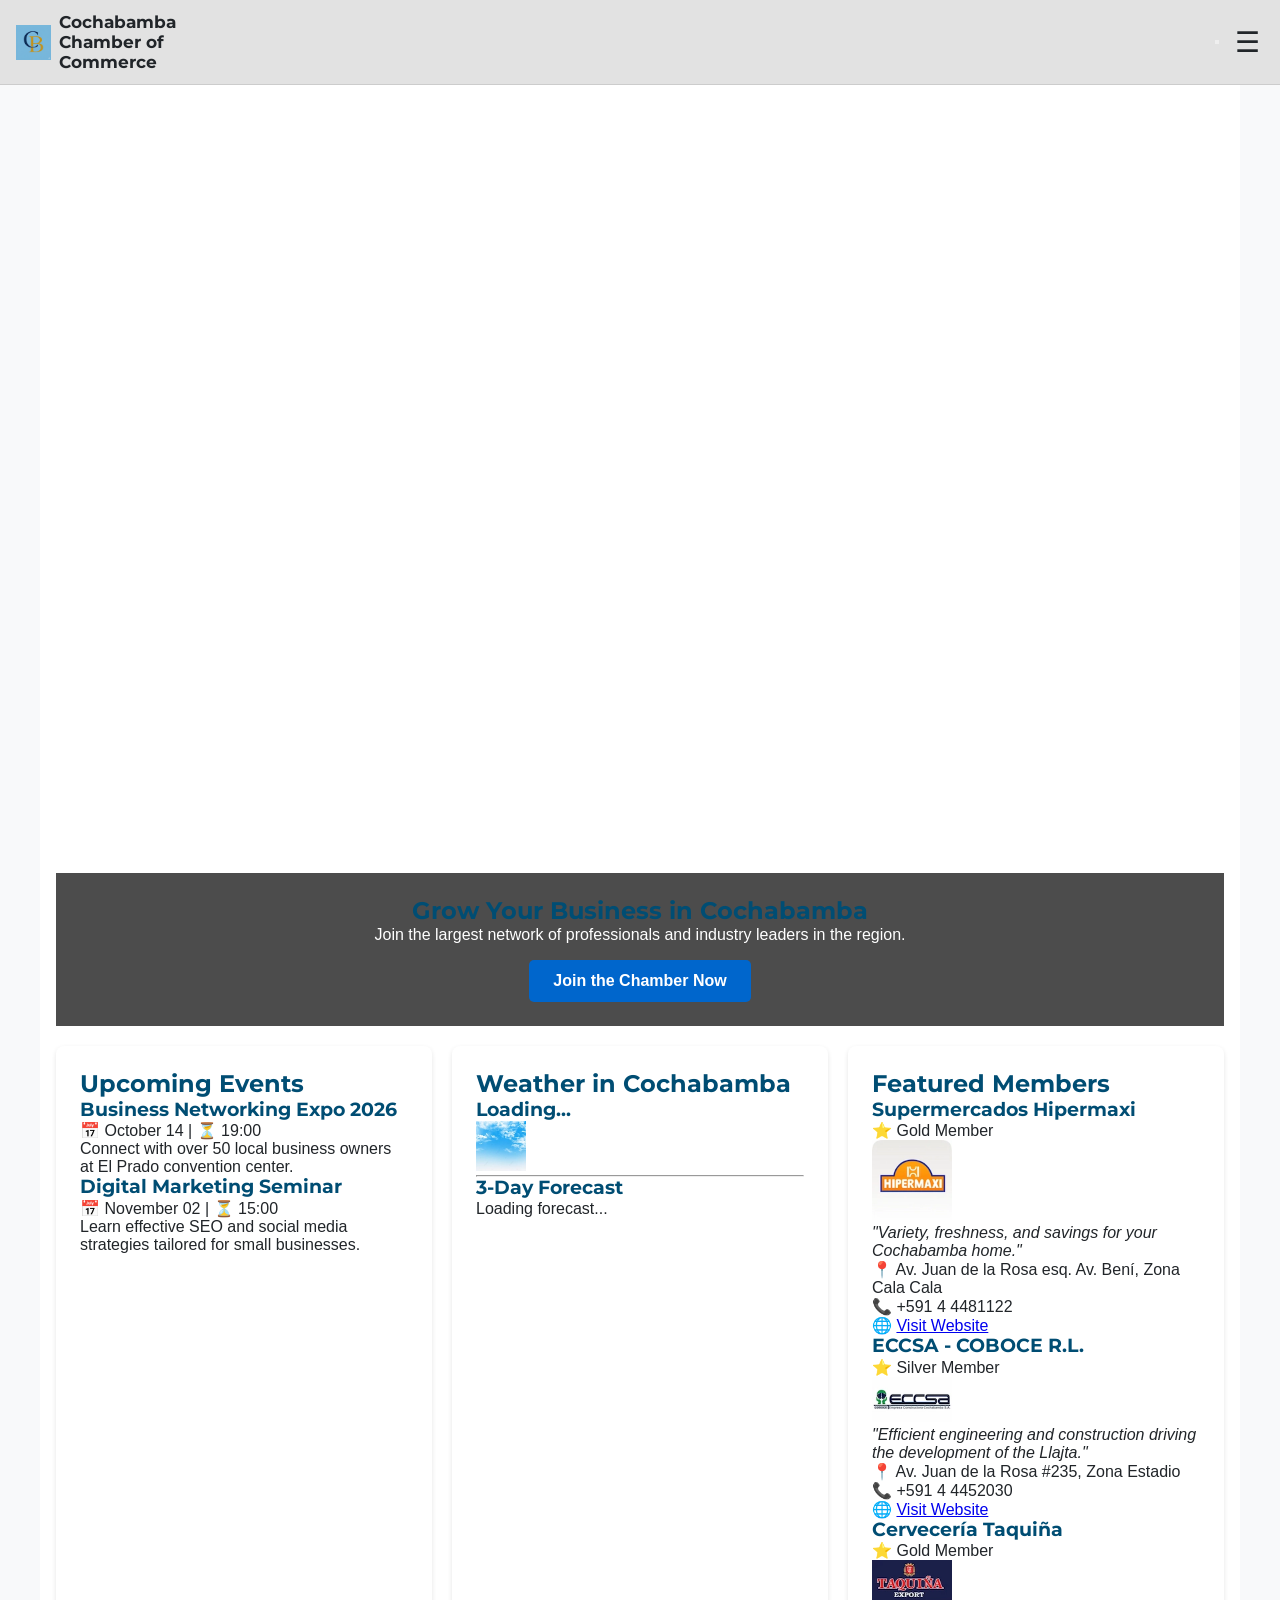
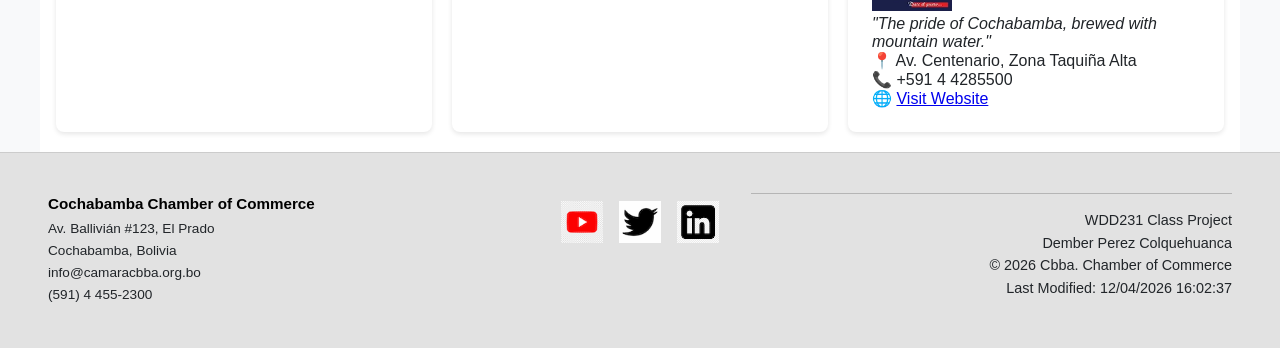
<file: chamber/index.html>
<!DOCTYPE html>
<html lang="en">
<head>
    <meta charset="UTF-8">
    <meta name="viewport" content="width=device-width, initial-scale=1.0">
    <title>Home - Cochabamba Chamber of Commerce</title>
    <meta name="description" content="Welcome to the official homepage of the Cochabamba Chamber of Commerce. Connecting local industry leaders and boosting local economy.">
    <meta name="author" content="Dember Perez Colquehuanca">
    
    <link rel="preconnect" href="https://fonts.googleapis.com">
    <link rel="preconnect" href="https://fonts.gstatic.com" crossorigin>
    <link href="https://fonts.googleapis.com/css2?family=Montserrat:ital,wght@0,100..900;1,100..900&family=Roboto:ital@0;1&display=swap" rel="stylesheet">

    <link rel="icon" href="images/favicon.ico" type="image/x-icon">

    <meta property="og:title" content="Home - Cochabamba Chamber of Commerce">
    <meta property="og:description" content="Empowering local businesses and expanding networks in Cochabamba, Bolivia.">
    <meta property="og:image" content="https://dember-byu.github.io/wdd231/chamber/images/chamber-og-share.webp">
    <meta property="og:url" content="https://dember-byu.github.io/wdd231/chamber/directory.html">
    <meta property="og:type" content="website">

    <link rel="stylesheet" href="styles/small.css">
    <link rel="stylesheet" href="styles/larger.css" media="(min-width: 900px)">

    <!-- home page script -->
    <script src="scripts/home.js" defer></script>
</head>
<body>

    <header>
        <div class="header-container">
            <div class="logo-area">
                <img src="images/chamber-logo.png" alt="Official logo of the Cochabamba Chamber of Commerce" width="35" height="35">
                <p class="header-site-title">Cochabamba Chamber of Commerce</p>
            </div>
            <div class="header-controls">
                <button class="dark-mode-toggle" aria-label="Toggle Dark Mode"></button>
                <button id="menu-toggle" aria-label="Open Navigation Menu">☰</button>
            </div>
        </div>

        <nav id="main-nav">
            <ul>
                <li><a href="index.html">Home</a></li>
                <li><a href="directory.html">Directory</a></li>
                <li><a href="join.html">Join</a></li>
                <li><a href="discover.html">Discover</a></li>
            </ul>
        </nav>
    </header>

    <main class="home-grid">
        <h1 class="visually-hidden">Home - Cochabamba Chamber of Commerce</h1>
         <!-- HERO SECTION -->
        <section class="hero-section">
            <picture>
                <source media="(min-width: 900px)" srcset="images/hero-large.webp">
                <img src="images/hero.webp" alt="Panoramic view of Cochabamba city center" class="hero-image" fetchpriority="high" width="800" height="526">
            </picture>
            <div class="hero-cta">
                <h2>Grow Your Business in Cochabamba</h2>
                <p>Join the largest network of professionals and industry leaders in the region.</p>
                <a href="join.html" class="cta-button">Join the Chamber Now</a>
            </div>
        </section>

        <!-- UPCOMING EVENTS SECTION -->
        <section class="events-card">
            <h2>Upcoming Events</h2>
            <div class="event-item">
                <h3>Business Networking Expo 2026</h3>
                <p>📅 October 14 | ⏳ 19:00</p>
                <p>Connect with over 50 local business owners at El Prado convention center.</p>
            </div>
            <div class="event-item">
                <h3>Digital Marketing Seminar</h3>
                <p>📅 November 02 | ⏳ 15:00</p>
                <p>Learn effective SEO and social media strategies tailored for small businesses.</p>
            </div>
        </section>

         <!-- WEATHER SECTION WITH LAB SELECTORS -->
<section class="weather-card">
    <h2>Weather in Cochabamba</h2>
    <div class="weather-current-layout">
        <h3 id="town">Loading...</h3>
        <img id="graphic" src="images/fond-weather.webp" alt="" width="50" height="50">
        <p id="description"></p>
        <p id="temperature"></p>
    </div>
    <hr>
    <h3>3-Day Forecast</h3>
    <div id="forecast-info">
        <p>Loading forecast...</p>
    </div>
</section>


        <!-- FEATURED MEMBERS SECTION (SPOTLIGHTS) -->
        <section class="spotlight-section">
            <h2>Featured Members</h2>
            <div id="spotlight-container">
                
            </div>
        </section>
    </main>

    <footer>
        <div class="footer-left">
            <strong>Cochabamba Chamber of Commerce</strong>
            <p>Av. Ballivián #123, El Prado</p>
            <p>Cochabamba, Bolivia</p>
            <p>info@camaracbba.org.bo</p>
            <p>(591) 4 455-2300</p>
        </div>

        <div class="footer-socials">
            <a href="https://youtube.com" target="_blank" rel="noopener" aria-label="Visit our YouTube channel">
                <img src="images/youtube-icon.png" alt="YouTube Icon" width="40" height="40">
            </a>
            <a href="https://twitter.com" target="_blank" rel="noopener" aria-label="Visit our Twitter profile">
                <img src="images/twitter-icon.png" alt="Twitter Icon" width="40" height="40">
            </a>
            <a href="https://linkedin.com" target="_blank" rel="noopener" aria-label="Visit our LinkedIn page">
                <img src="images/linkedin-icon.png" alt="LinkedIn Icon" width="40" height="40">
            </a>
        </div>

        <div class="footer-right">
            <p>WDD231 Class Project</p>
            <p>Dember Perez Colquehuanca</p>
            <p>&copy; <span id="current-year"></span> Cbba. Chamber of Commerce</p>
            <p id="last-modified">Last Modification: </p>
        </div>
    </footer>

</body>
</html>
</file>
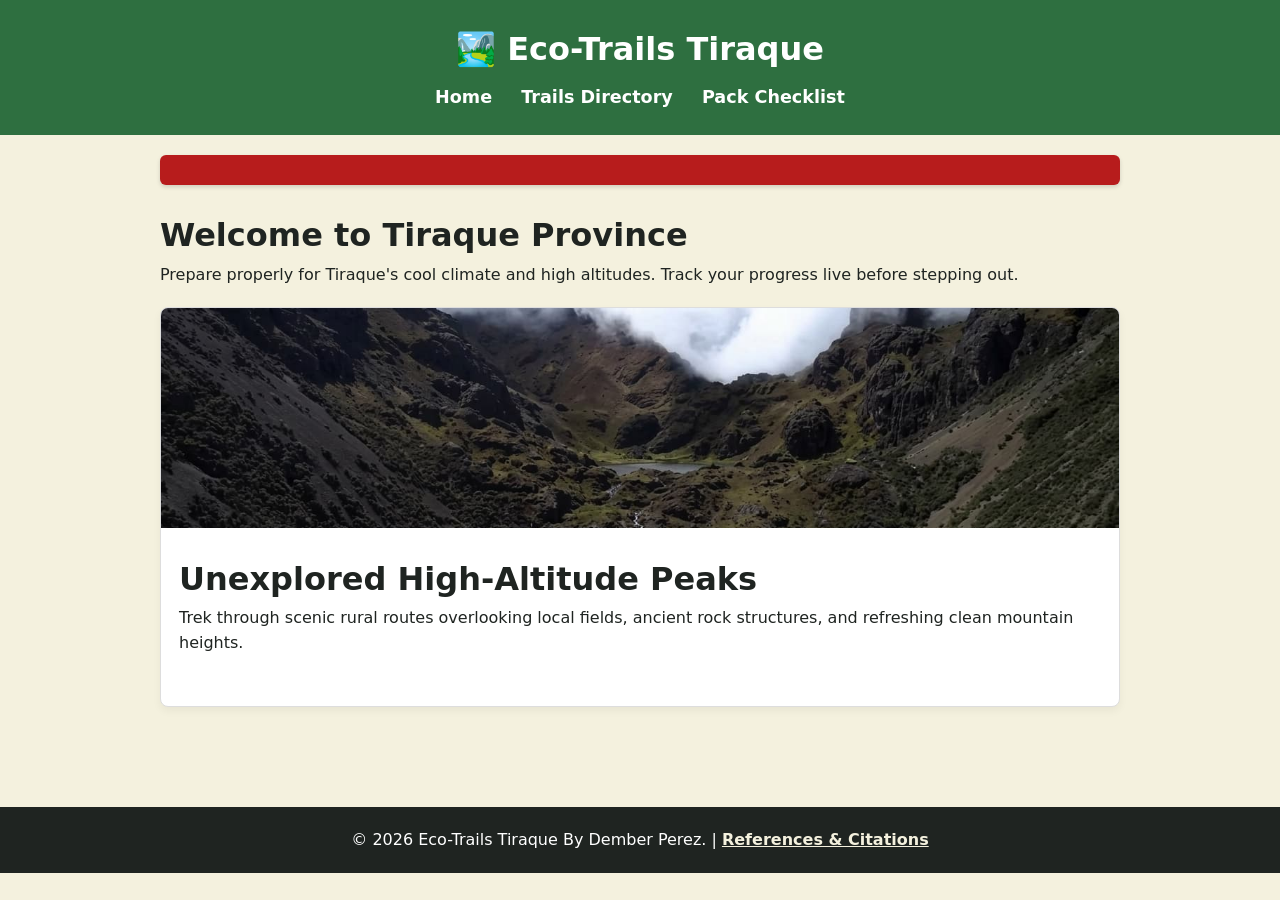
<file: finalproject/index.html>
<!DOCTYPE html>
<html lang="en">
<head>
  <meta charset="UTF-8">
  <meta name="viewport" content="width=device-width, initial-scale=1.0">
  <meta name="description" content="Explore Eco-Trails Tiraque, your ultimate guide to high-altitude hiking, majestic lagoons, and ecotourism in Cochabamba, Bolivia.">
  <meta name="author" content="Dember Perez">
  <title>Eco-Trails Tiraque - Home</title>
  <link rel="stylesheet" href="styles/large.css">
  <script src="scripts/main.js" defer></script>
  <!-- Favicon -->
    <link rel="icon" href="images/favicon.ico" type="image/x-icon">

    <link rel="preconnect" href="https://fonts.googleapis.com">
    <link rel="preconnect" href="https://fonts.gstatic.com" crossorigin>
    <link href="https://fonts.googleapis.com/css2?family=Montserrat:ital,wght@0,100..900;1,100..900&family=Roboto:ital@0;1&display=swap" rel="stylesheet">

    <!-- Open Graph / Facebook / WhatsApp -->
  <meta property="og:type" content="website">
  <meta property="og:title" content="Eco-Trails Tiraque - Turismo de Aventura">
  <meta property="og:description" content="Explore Eco-Trails Tiraque, your ultimate guide to high-altitude hiking in Cochabamba, Bolivia.">
  <meta property="og:image" content="images">
  <meta property="og:image" content="https://dember-byu.github.io/wdd231/finalproject/images/provincia_tiraque.jpg">
</head>
<body>
  <header>
    <h1>🏞️ Eco-Trails Tiraque</h1>
    <div class="header-controls">
              
            </div>
    <nav id="navigation">
      <a href="index.html" class="active">Home</a>
      <a href="trails.html" class="active">Trails Directory</a>
      <a href="checklist.html" class="active">Pack Checklist</a>
    </nav>
  </header>

  <main>
    
    <div id="alert-banner"></div>

    <h1>Welcome to Tiraque Province</h1>
    <p>Prepare properly for Tiraque's cool climate and high altitudes. Track your progress live before stepping out.</p>
    
    <div class="grid">
      <div class="card">
        
        <img src="images/font.jpg" alt="Tiraque Highland Mountain Horizons" loading="lazy">
        <div class="card-content">
          <h1>Unexplored High-Altitude Peaks</h3>
          <p>Trek through scenic rural routes overlooking local fields, ancient rock structures, and refreshing clean mountain heights.</p>
        </div>
      </div>
    </div>
    
    
    <p id="visit-counter"></p>
  </main>

  <footer>
    <p>&copy; 2026 Eco-Trails Tiraque By Dember Perez. | <a href="references.html">References & Citations</a></p>
  </footer>

  
</body>

</html>
</file>
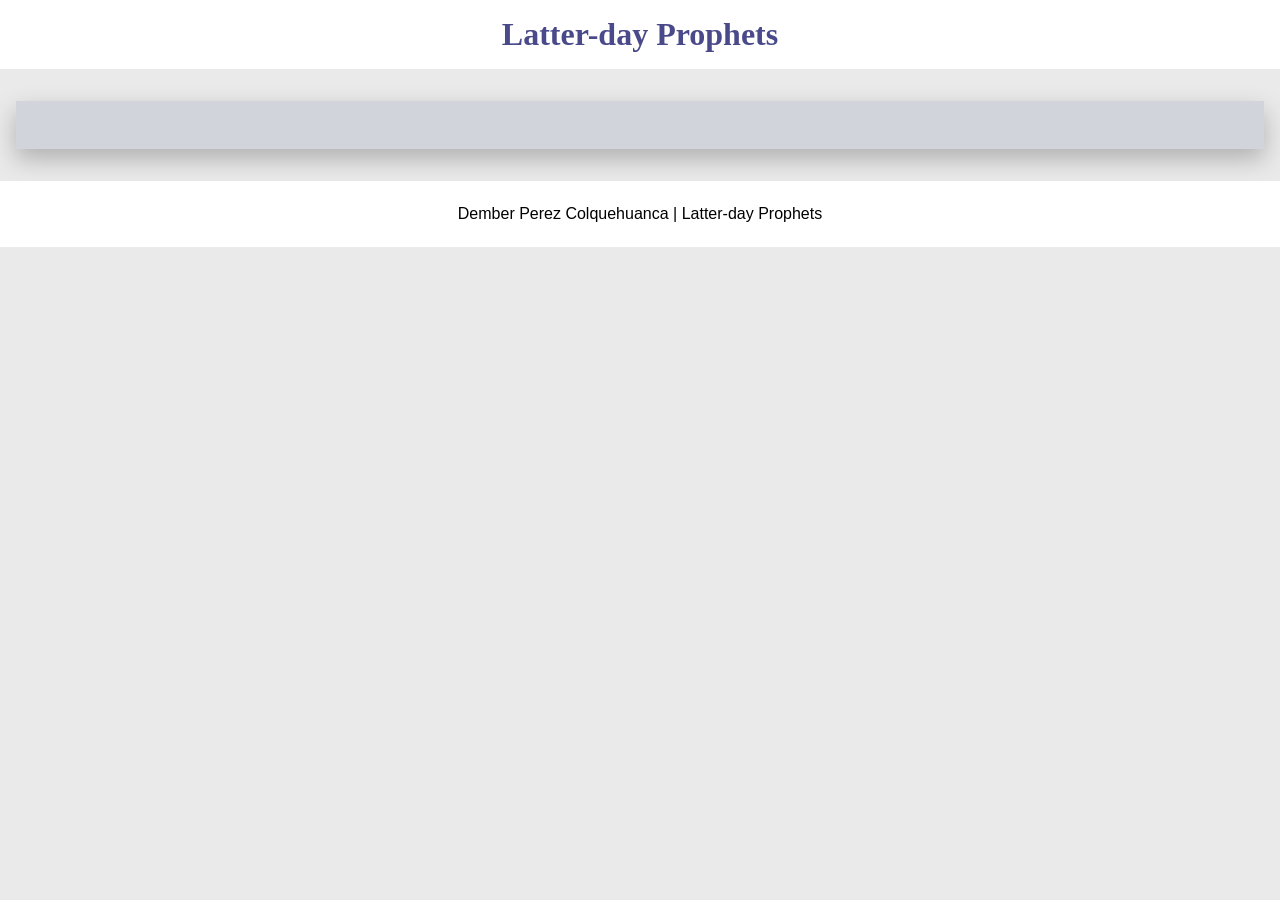
<file: prophets.html>
<!DOCTYPE html>
<html lang="en">
<head>
    <meta charset="UTF-8">
    <meta name="viewport" content="width=device-width, initial-scale=1.0">
    <title>WDD231 - Latter-day Prophets - Dember Perez</title>
    

    <link rel="stylesheet" href="styles/prophets.css">
    

    <script src="scripts/prophets.js" defer></script>
</head>
<body>
    <header>
        <h1>Latter-day Prophets</h1>
    </header>
    
    <main>

        <div id="cards"></div>
    </main>
    
    <footer>
        Dember Perez Colquehuanca | Latter-day Prophets
    </footer>
</body>
</html>
</file>
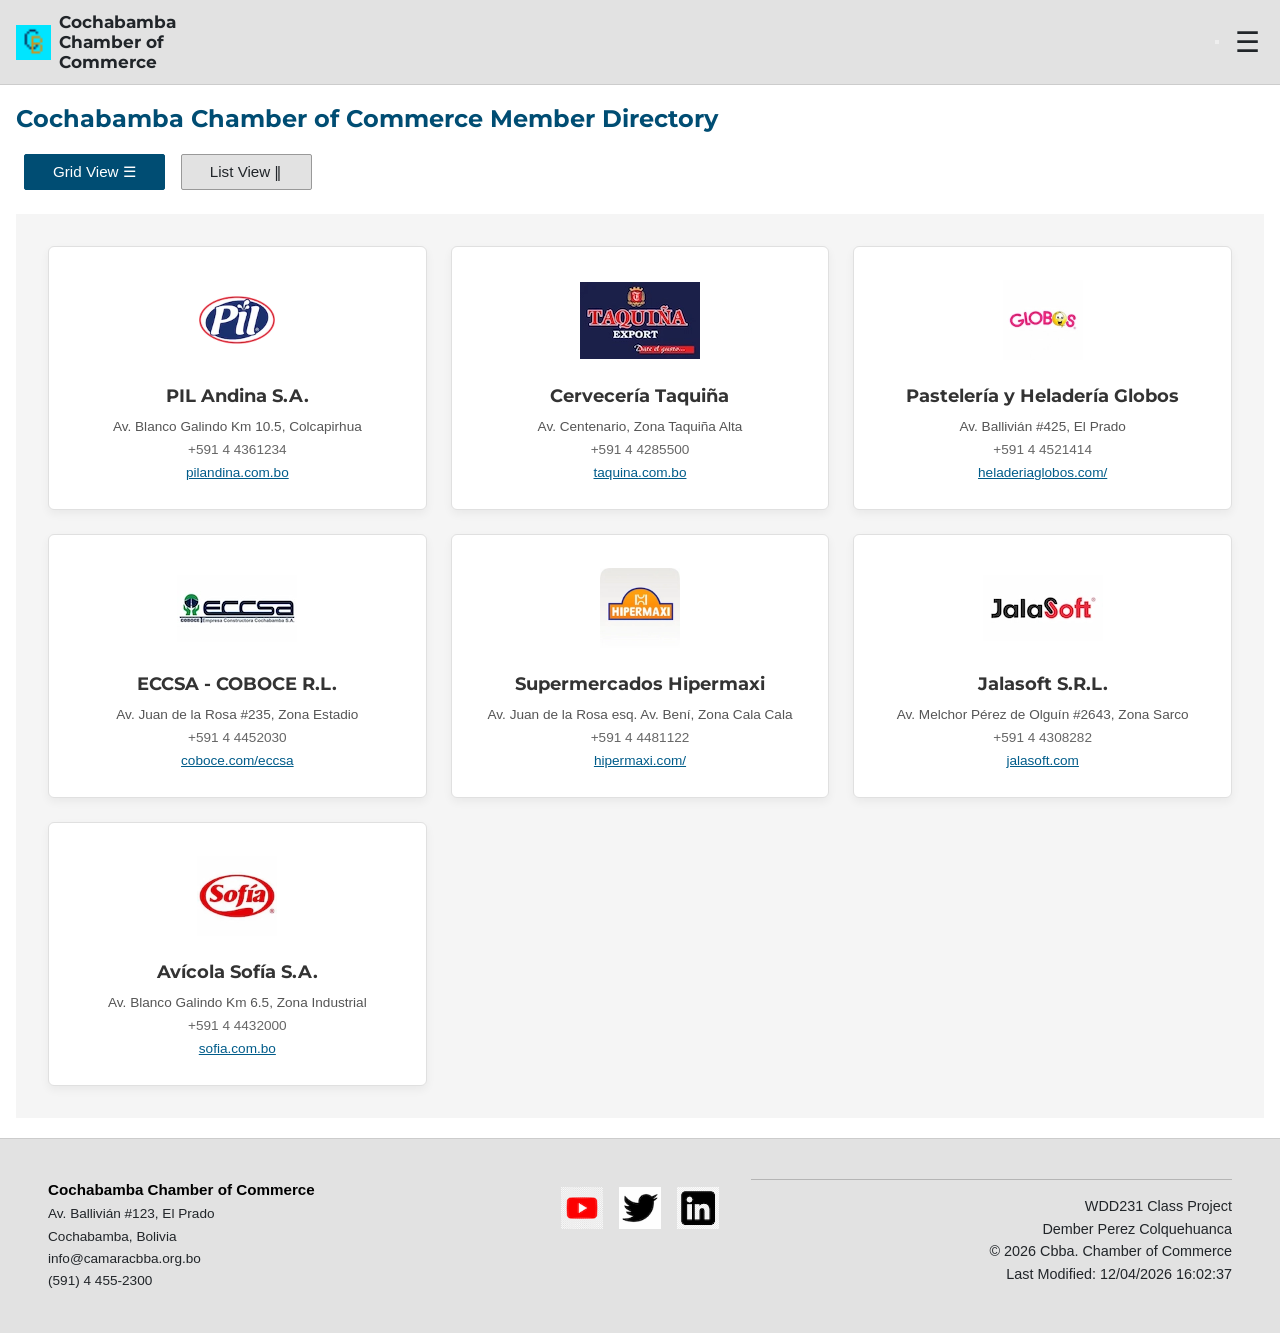
<file: chamber/directory.html>
<!DOCTYPE html>
<html lang="en">
<head>
    <meta charset="UTF-8">
    <meta name="viewport" content="width=device-width, initial-scale=1.0">
    <title>Member Directory - Cochabamba Chamber of Commerce</title>
    <meta name="description" content="Official directory of business members and organizations belonging to the Cochabamba Chamber of Commerce. Connect with local industry leaders.">
    <meta name="author" content="Dember Perez Colquehuanca">
    
    <link rel="preconnect" href="https://fonts.googleapis.com">
    <link rel="preconnect" href="https://fonts.gstatic.com" crossorigin>
    <link href="https://fonts.googleapis.com/css2?family=Montserrat:ital,wght@0,100..900;1,100..900&family=Roboto:ital@0;1&display=swap" rel="stylesheet">

    <link rel="icon" href="images/favicon.ico" type="image/x-icon">


    <meta property="og:title" content="Member Directory - Cochabamba Chamber of Commerce">
    <meta property="og:description" content="Find and support local businesses in our community through our interactive member directory.">
    <meta property="og:image" content="https://dember-byu.github.io/wdd231/chamber/images/chamber-og-share.webp">
    <meta property="og:url" content="https://dember-byu.github.io/wdd231/chamber/directory.html">
    <meta property="og:type" content="website">

    <link rel="stylesheet" href="styles/small.css">

    <link rel="stylesheet" href="styles/larger.css" media="(min-width: 900px)">

    <script src="scripts/directory.js" defer></script>
</head>
<body>

    <header>
        <div class="header-container">
            
            <div class="logo-area">
                <img src="images/favicon.ico" alt="Official logo of the Cochabamba Chamber of Commerce" width="35" height="35">
                
                <p class="header-site-title">Cochabamba Chamber of Commerce</p>
            </div>
            
            <div class="header-controls">
                <button class="dark-mode-toggle" aria-label="Toggle Dark Mode"></button>
                <button id="menu-toggle" aria-label="Open Navigation Menu">☰</button>
            </div>
        </div>

        
        <nav id="main-nav">
            <ul>
                <li><a href="index.html">Home</a></li>
                <li><a href="directory.html" class="active">Directory</a></li>
                <li><a href="join.html">Join</a></li>
                <li><a href="discover.html">Discover</a></li>
            </ul>
        </nav>
    </header>

    <main>
        <h1 id="directory-title">Cochabamba Chamber of Commerce Member Directory</h1>
        
        <div class="view-controls">
            <button id="grid-btn" class="active" aria-label="Switch to grid view">Grid View ☰</button>
            <button id="list-btn" aria-label="Switch to list view">List View ‖</button>
        </div>

        <article id="directory-container" class="grid-view" aria-labelledby="directory-title">
        </article>
    </main>

    <footer>

    <div class="footer-left">
        <strong>Cochabamba Chamber of Commerce</strong>
        <p>Av. Ballivián #123, El Prado</p>
        <p>Cochabamba, Bolivia</p>
        <p>info@camaracbba.org.bo</p>
        <p>(591) 4 455-2300</p>
    </div>


    <div class="footer-socials">
        <a href="https://youtube.com" target="_blank" rel="noopener" aria-label="Visit our YouTube channel">
            <img src="images/youtube-icon.png" alt="YouTube Icon" width="40" height="40">
        </a>
        <a href="https://twitter.com" target="_blank" rel="noopener" aria-label="Visit our Twitter profile">
            <img src="images/twitter-icon.png" alt="Twitter Icon" width="40" height="40">
        </a>
        <a href="https://linkedin.com" target="_blank" rel="noopener" aria-label="Visit our LinkedIn page">
            <img src="images/linkedin-icon.png" alt="LinkedIn Icon" width="40" height="40">
        </a>
    </div>


    <div class="footer-right">
        <p>WDD231 Class Project</p>
        <p>Dember Perez Colquehuanca</p>
        <p>&copy; <span id="current-year"></span> Cbba. Chamber of Commerce</p>
        <p id="last-modified">Last Modification: </p>
    </div>
</footer>


</body>
</html>
</file>
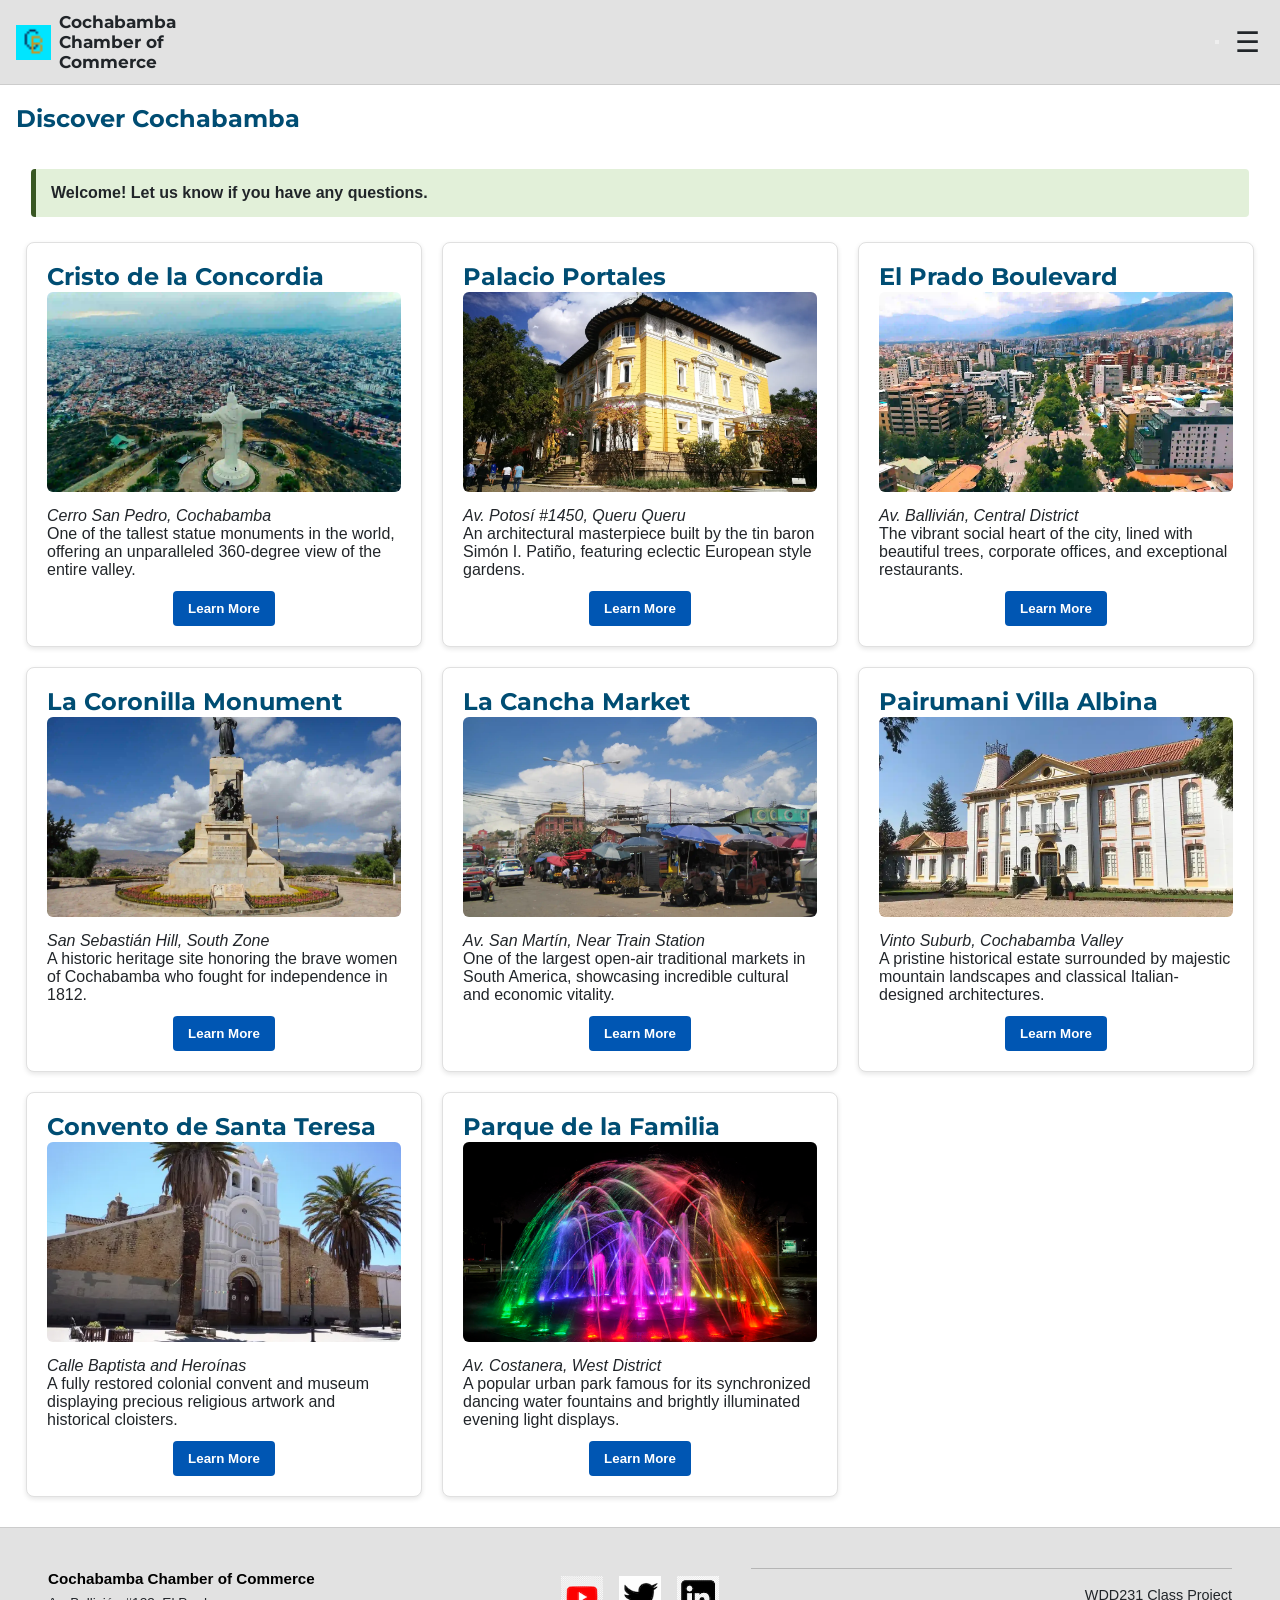
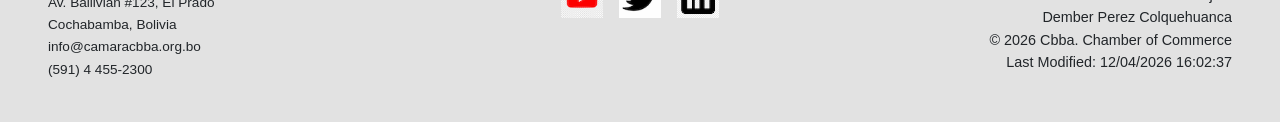
<file: chamber/discover.html>
<!DOCTYPE html>
<html lang="en">
<head>
    <meta charset="UTF-8">
    <meta name="viewport" content="width=device-width, initial-scale=1.0">
    <title>Discover Cochabamba - Chamber of Commerce</title>
    <meta name="description" content="Explore Cochabamba's top demographics, local attractions, and economic features. Perfect for prospective members and visitors.">
    <meta name="author" content="Dember Perez Colquehuanca">
    
    <link rel="preconnect" href="https://fonts.googleapis.com">
    <link rel="preconnect" href="https://fonts.gstatic.com" crossorigin>
    <link href="https://fonts.googleapis.com/css2?family=Montserrat:ital,wght@0,100..900;1,100..900&family=Roboto:ital@0;1&display=swap" rel="stylesheet">

    <link rel="icon" href="images/favicon.ico" type="image/x-icon">

    <meta property="og:title" content="Discover Cochabamba - Chamber of Commerce">
    <meta property="og:description" content="Explore the demographics, culture, and key areas of interest in Cochabamba.">
    <meta property="og:image" content="https://dember-byu.github.io/wdd231/chamber/images/chamber-og-share.webp">
    <meta property="og:url" content="https://dember-byu.github.io/wdd231/chamber/discover.html">
    <meta property="og:type" content="website">


    <link rel="stylesheet" href="styles/small.css">
    <link rel="stylesheet" href="styles/larger.css" media="(min-width: 900px)">
    
   
    <script src="scripts/discover.js" type="module"></script>
</head>
<body>

    <header>
        <div class="header-container">
            <div class="logo-area">
                <img src="images/favicon.ico" alt="Official logo of the Cochabamba Chamber of Commerce" width="35" height="35">
                <p class="header-site-title">Cochabamba Chamber of Commerce</p>
            </div>
            <div class="header-controls">
                <button class="dark-mode-toggle" aria-label="Toggle Dark Mode"></button>
                <button id="menu-toggle" aria-label="Open Navigation Menu">☰</button>
            </div>
        </div>

        <nav id="main-nav">
            <ul>
                <li><a href="index.html">Home</a></li>
                <li><a href="directory.html">Directory</a></li>
                <li><a href="join.html">Join</a></li>
                <li><a href="discover.html" class="active">Discover</a></li>
            </ul>
        </nav>
    </header>

    <main>
        <h1 id="discover-title">Discover Cochabamba</h1>


        <div id="visitor-message" class="visitor-message"></div>


        <div id="discover-grid-container" class="discover-grid">
    <!-- JavaScript will render the 8 cards here dynamically -->
</div>

    </main>

    <footer>
        <div class="footer-left">
            <strong>Cochabamba Chamber of Commerce</strong>
            <p>Av. Ballivián #123, El Prado</p>
            <p>Cochabamba, Bolivia</p>
            <p>info@camaracbba.org.bo</p>
            <p>(591) 4 455-2300</p>
        </div>

        <div class="footer-socials">
            <a href="https://youtube.com" target="_blank" rel="noopener" aria-label="Visit our YouTube channel">
                <img src="images/youtube-icon.png" alt="YouTube Icon" width="40" height="40">
            </a>
            <a href="https://twitter.com" target="_blank" rel="noopener" aria-label="Visit our Twitter profile">
                <img src="images/twitter-icon.png" alt="Twitter Icon" width="40" height="40">
            </a>
            <a href="https://linkedin.com" target="_blank" rel="noopener" aria-label="Visit our LinkedIn page">
                <img src="images/linkedin-icon.png" alt="LinkedIn Icon" width="40" height="40">
            </a>
        </div>

        <div class="footer-right">
            <p>WDD231 Class Project</p>
            <p>Dember Perez Colquehuanca</p>
            <p>&copy; <span id="current-year"></span> Cbba. Chamber of Commerce</p>
            <p id="last-modified">Last Modification: </p>
        </div>
    </footer>

</body>
</html>
</file>
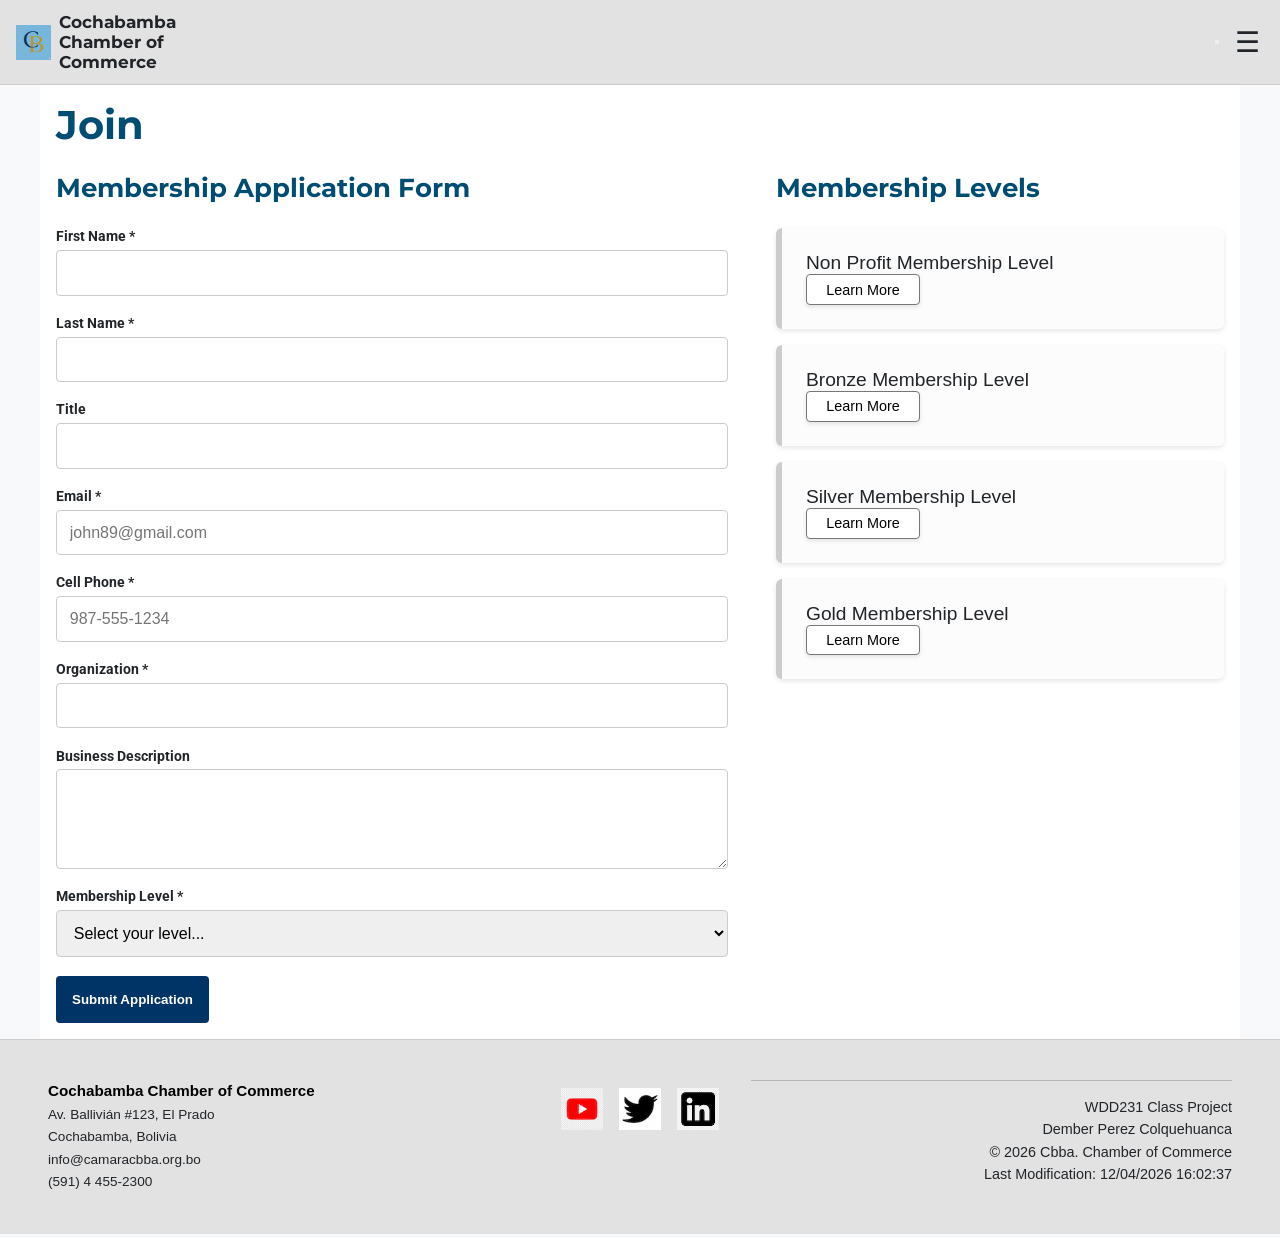
<file: chamber/join.html>
<!DOCTYPE html>
<html lang="en">
<head>
    <meta charset="UTF-8">
    <meta name="viewport" content="width=device-width, initial-scale=1.0">
    <title>Join Us - Cochabamba Chamber of Commerce</title>
    <meta name="description" content="Apply to join the Cochabamba Chamber of Commerce. Select a membership level and grow your business network.">
    <meta name="author" content="Dember Perez Colquehuanca">
    
    <link rel="preconnect" href="https://fonts.googleapis.com">
    <link rel="preconnect" href="https://fonts.gstatic.com" crossorigin>
    <link href="https://fonts.googleapis.com/css2?family=Montserrat:ital,wght@0,100..900;1,100..900&family=Roboto:ital@0;1&display=swap" rel="stylesheet">

    <link rel="icon" href="images/favicon.ico" type="image/x-icon">

    <link rel="stylesheet" href="styles/small.css">
    <link rel="stylesheet" href="styles/larger.css" media="(min-width: 900px)">

    <meta property="og:title" content="Join the Cochabamba Chamber of Commerce Today">
    <meta property="og:description" content="Apply for our membership tiers online. Connect with local industry leaders and accelerate your business growth in Bolivia.">
    <meta property="og:image" content="https://dember-byu.github.io/wdd231/chamber/images/chamber-og-share.webp">
    <meta property="og:url" content="https://dember-byu.github.io/wdd231/chamber/join.html">
    <meta property="og:type" content="website">

    <script src="scripts/join.js" defer></script>
</head>
<body>

    <header>
        <div class="header-container">
            <div class="logo-area">
                <img src="images/chamber-logo.png" alt="Official logo of the Cochabamba Chamber of Commerce" width="35" height="35">
                <p class="header-site-title">Cochabamba Chamber of Commerce</p>
            </div>
            <div class="header-controls">
                <button class="dark-mode-toggle" aria-label="Toggle Dark Mode"></button>
                <button id="menu-toggle" aria-label="Open Navigation Menu">☰</button>
            </div>
        </div>

        <nav id="main-nav">
            <ul>
                <li><a href="index.html">Home</a></li>
                <li><a href="directory.html">Directory</a></li>
                <li><a href="join.html" class="active">Join</a></li>
                <li><a href="discover.html">Discover</a></li>
            </ul>
        </nav>
    </header>

    
    <main class="join-container">
    <h1 class="page-title">Join</h1>
    
    <div class="join-layout">
        
        <section class="form-section">
            <h2>Membership Application Form</h2>
            <form method="get" action="thankyou.html">
    <label>
        <span class="field-label">First Name *</span>
        <!-- Agregado title e id descriptivo -->
        <input type="text" name="firstName" id="firstName" autocomplete="given-name" title="Applicant's First Name" required>
    </label>

    <label>
        <span class="field-label">Last Name *</span>
        <!-- Agregado title -->
        <input type="text" name="lastName" id="lastName" autocomplete="family-name" title="Applicant's Last Name" required>
    </label>

    <label>
        <span class="field-label">Title</span>
        <!-- Se mantiene tu patrón válido -->
        <input type="text" name="orgTitle" id="orgTitle" autocomplete="organization-title" pattern="[A-Za-z\s-]{7,}" title="Minimum 7 characters. Only letters, spaces, and hyphens allowed.">
    </label>

    <label>
        <span class="field-label">Email *</span>
        <!-- Agregado title -->
        <input type="email" name="email" id="email" autocomplete="email" placeholder="john89@gmail.com" title="Primary Business Email Address" required>
    </label>

    <label>
        <span class="field-label">Cell Phone *</span>
        <!-- Agregado title -->
        <input type="tel" name="phone" id="phone" autocomplete="tel" placeholder="987-555-1234" title="Mobile Phone Number" required>
    </label>

    <label>
        <span class="field-label">Organization *</span>
        <!-- Agregado title -->
        <input type="text" name="organization" id="organization" autocomplete="organization" title="Business or Organization Name" required>
    </label>

    <label>
        <span class="field-label">Business Description</span>
        <!-- Agregado title al textarea -->
        <textarea name="description" id="description" title="Brief Description of the Business or Organization" rows="4"></textarea>
    </label>

    <label class="select-label">
        <span class="field-label">Membership Level *</span>
        <!-- Agregado title al select -->
        <select name="membershipLevel" id="membershipLevel" title="Select a Membership Level" required>
            <option value="" disabled selected>Select your level...</option>
            <option value="np">Non Profit Membership Level</option>
            <option value="bronze">Bronze Membership Level</option>
            <option value="silver">Silver Membership Level</option>
            <option value="gold">Gold Membership Level</option>
        </select>
    </label>

    <input type="hidden" name="timestamp" id="form-timestamp">
    <input type="submit" value="Submit Application" class="submit-btn">
</form>

        </section>

        
        <section class="cards-section">
            <h2>Membership Levels</h2>
            <div class="membership-cards">
                <div class="tier-card animate-card">
                    <p class="tier-title">Non Profit Membership Level</p>
                    <button type="button" class="open-modal-btn" data-modal="modal-np">Learn More</button>
                </div>
                <div class="tier-card animate-card">
                    <p class="tier-title">Bronze Membership Level</p>
                    <button type="button" class="open-modal-btn" data-modal="modal-bronze">Learn More</button>
                </div>
                <div class="tier-card animate-card">
                    <p class="tier-title">Silver Membership Level</p>
                    <button type="button" class="open-modal-btn" data-modal="modal-silver">Learn More</button>
                </div>
                <div class="tier-card animate-card">
                    <p class="tier-title">Gold Membership Level</p>
                    <button type="button" class="open-modal-btn" data-modal="modal-gold">Learn More</button>
                </div>
            </div>
        </section>
    </div>
</main>


    <!-- MODALS -->
    <dialog id="modal-np">
        <div class="modal-content">
            <h2>NP Membership Benefits</h2>
            <p><strong>Cost:</strong> Free (For registered non-profit organizations)</p>
            <ul>
                <li>Basic directory listing</li>
                <li>Access to public community forums</li>
                <li>Attendance to quarterly networking socials</li>
            </ul>
            <button class="close-modal-btn">Close</button>
        </div>
    </dialog>

    <dialog id="modal-bronze">
        <div class="modal-content">
            <h2>Bronze Membership Benefits</h2>
            <p><strong>Cost:</strong> $150 / year</p>
            <ul>
                <li>Full business directory profile</li>
                <li>Access to general chamber training workshops</li>
                <li>10% discount on event tickets</li>
            </ul>
            <button class="close-modal-btn">Close</button>
        </div>
    </dialog>

    <dialog id="modal-silver">
        <div class="modal-content">
            <h2>Silver Membership Benefits</h2>
            <p><strong>Cost:</strong> $300 / year</p>
            <ul>
                <li>All Bronze tier benefits</li>
                <li>25% discount on event tickets and booth spacing</li>
                <li>Special business spotlight on social media channels</li>
                <li>Access to specialized B2B roundtables</li>
            </ul>
            <button class="close-modal-btn">Close</button>
        </div>
    </dialog>

    <dialog id="modal-gold">
        <div class="modal-content">
            <h2>Gold Membership Benefits</h2>
            <p><strong>Cost:</strong> $500 / year</p>
            <ul>
                <li>All Silver tier benefits</li>
                <li>Free access to all training and seminars</li>
                <li>Permanent homepage spotlight advertisement position</li>
                <li>VIP invitations to private business summits and expos</li>
            </ul>
            <button class="close-modal-btn">Close</button>
        </div>
    </dialog>

    <footer>
        <div class="footer-left">
            <strong>Cochabamba Chamber of Commerce</strong>
            <p>Av. Ballivián #123, El Prado</p>
            <p>Cochabamba, Bolivia</p>
            <p>info@camaracbba.org.bo</p>
            <p>(591) 4 455-2300</p>
        </div>

        <div class="footer-socials">
            <a href="https://youtube.com" target="_blank" rel="noopener" aria-label="Visit our YouTube channel">
                <img src="images/youtube-icon.png" alt="YouTube Icon" width="40" height="40">
            </a>
            <a href="https://twitter.com" target="_blank" rel="noopener" aria-label="Visit our Twitter profile">
                <img src="images/twitter-icon.png" alt="Twitter Icon" width="40" height="40">
            </a>
            <a href="https://linkedin.com" target="_blank" rel="noopener" aria-label="Visit our LinkedIn page">
                <img src="images/linkedin-icon.png" alt="LinkedIn Icon" width="40" height="40">
            </a>
        </div>

        <div class="footer-right">
            <p>WDD231 Class Project</p>
            <p>Dember Perez Colquehuanca</p>
            <p>&copy; <span id="current-year"></span> Cbba. Chamber of Commerce</p>
            <p id="last-modified">Last Modification: </p>
        </div>
    </footer>

</body>
</html>
</file>
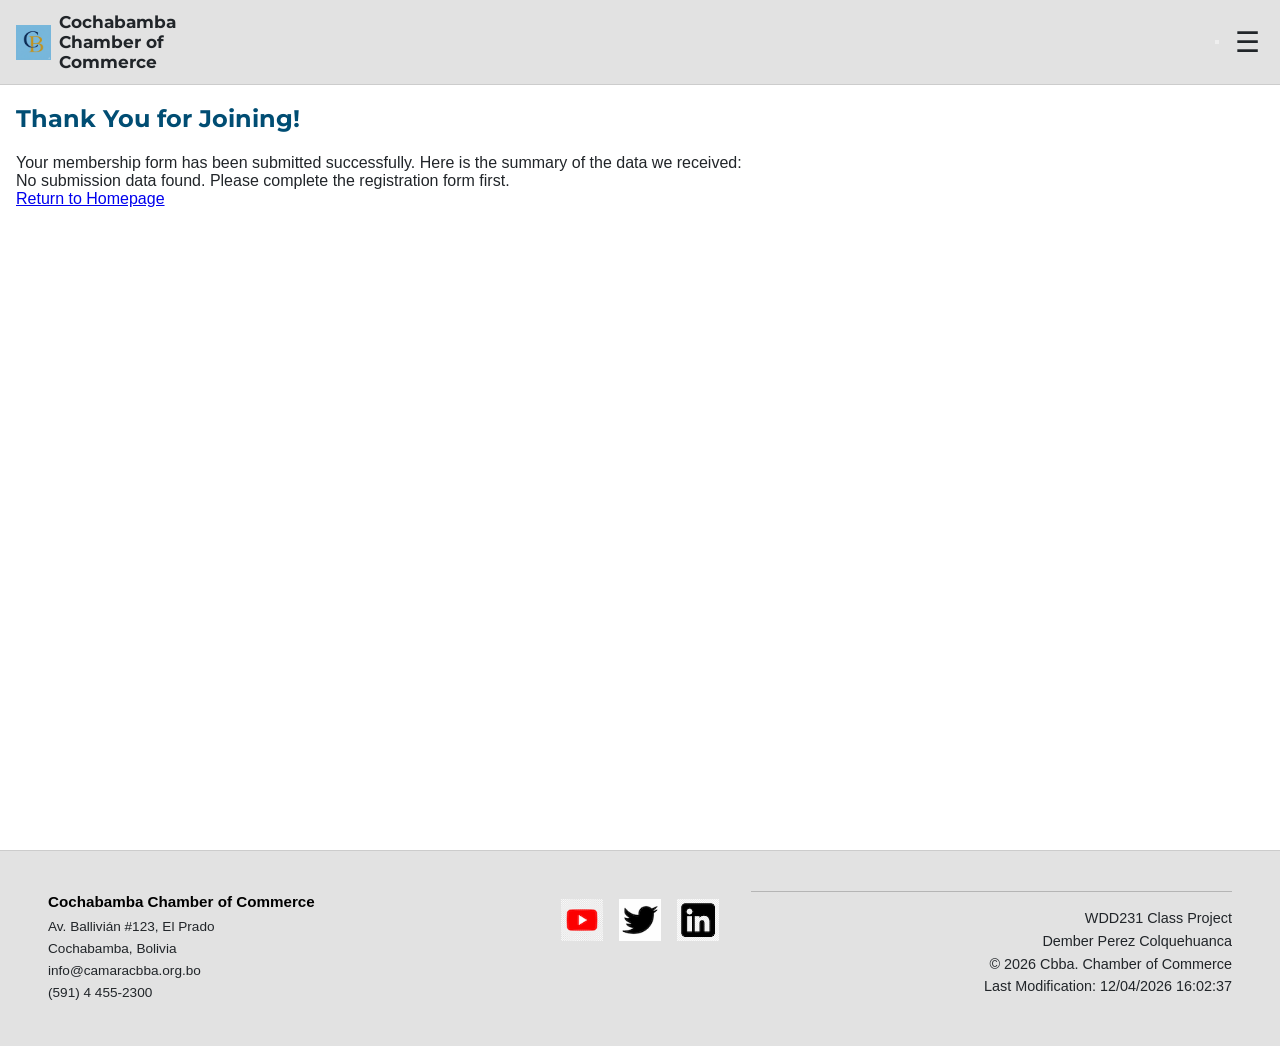
<file: chamber/thankyou.html>
<!DOCTYPE html>
<html lang="en">
<head>
    <meta charset="UTF-8">
    <meta name="viewport" content="width=device-width, initial-scale=1.0">
    <title>Thank You - Cochabamba Chamber of Commerce</title>
    
    <link rel="preconnect" href="https://fonts.googleapis.com">
    <link rel="preconnect" href="https://fonts.gstatic.com" crossorigin>
    <link href="https://fonts.googleapis.com/css2?family=Montserrat:ital,wght@0,100..900;1,100..900&family=Roboto:ital@0;1&display=swap" rel="stylesheet">

    <link rel="icon" href="images/favicon.ico" type="image/x-icon">

    <meta property="og:title" content="Application Received - Cochabamba Chamber">
    <meta property="og:description" content="Thank you for applying. Your business registration has been securely processed by the Cochabamba Chamber of Commerce.">
    <meta property="og:image" content="https://github.io">
    <meta property="og:url" content="https://github.io">
    <meta property="og:type" content="website">

    <link rel="stylesheet" href="styles/small.css">
    <link rel="stylesheet" href="styles/larger.css" media="(min-width: 900px)">

    <script src="scripts/thankyou.js" defer></script>
</head>
<body>

    <header>
        <div class="header-container">
            <div class="logo-area">
                <img src="images/chamber-logo.png" alt="Official logo of the Cochabamba Chamber of Commerce" width="35" height="35">
                <p class="header-site-title">Cochabamba Chamber of Commerce</p>
            </div>
            <div class="header-controls">
                <button class="dark-mode-toggle" aria-label="Toggle Dark Mode"></button>
                <button id="menu-toggle" aria-label="Open Navigation Menu">☰</button>
            </div>
        </div>

        <nav id="main-nav">
            <ul>
                <li><a href="index.html">Home</a></li>
                <li><a href="directory.html">Directory</a></li>
                <li><a href="join.html">Join</a></li>
                <li><a href="discover.html">Discover</a></li>
            </ul>
        </nav>
    </header>

    <main class="thankyou-container">
        <section class="thankyou-card">
            <h1>Thank You for Joining!</h1>
            <p class="success-msg">Your membership form has been submitted successfully. Here is the summary of the data we received:</p>
            
            <div id="summary-display" class="summary-box">
                <p>Loading summary data...</p>
            </div>

            <a href="index.html" class="back-home-btn">Return to Homepage</a>
        </section>
    </main>

    <footer>
        <div class="footer-left">
            <strong>Cochabamba Chamber of Commerce</strong>
            <p>Av. Ballivián #123, El Prado</p>
            <p>Cochabamba, Bolivia</p>
            <p>info@camaracbba.org.bo</p>
            <p>(591) 4 455-2300</p>
        </div>

        <div class="footer-socials">
            <a href="https://youtube.com" target="_blank" rel="noopener" aria-label="Visit our YouTube channel">
                <img src="images/youtube-icon.png" alt="YouTube Icon" width="40" height="40">
            </a>
            <a href="https://twitter.com" target="_blank" rel="noopener" aria-label="Visit our Twitter profile">
                <img src="images/twitter-icon.png" alt="Twitter Icon" width="40" height="40">
            </a>
            <a href="https://linkedin.com" target="_blank" rel="noopener" aria-label="Visit our LinkedIn page">
                <img src="images/linkedin-icon.png" alt="LinkedIn Icon" width="40" height="40">
            </a>
        </div>

        <div class="footer-right">
            <p>WDD231 Class Project</p>
            <p>Dember Perez Colquehuanca</p>
            <p>&copy; <span id="current-year"></span> Cbba. Chamber of Commerce</p>
            <p id="last-modified">Last Modification: </p>
        </div>
    </footer>

</body>
</html>
</file>
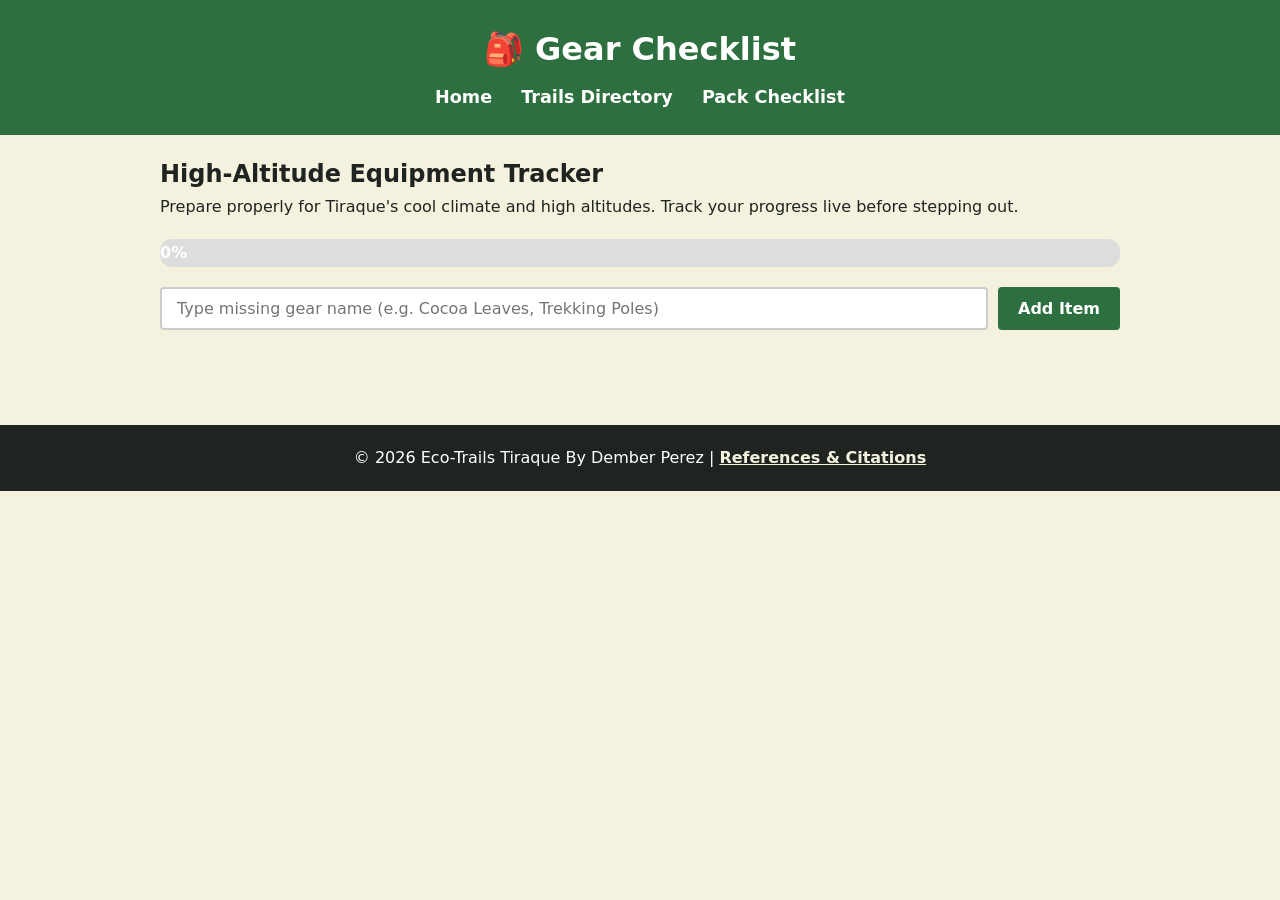
<file: finalproject/checklist.html>
<!DOCTYPE html>
<html lang="en">
<head>
  <meta charset="UTF-8">
  <meta name="viewport" content="width=device-width, initial-scale=1.0">
  <meta name="description" content="Prepare for your high-altitude trek with our interactive gear packing checklist tool tailored for Tiraque mountain conditions.">
  <meta name="author" content="Dember Perez">
  <title>Pack Checklist - Eco-Trails Tiraque</title>
  <link rel="stylesheet" href="styles/large.css">

  <!-- Favicon -->
  <link rel="icon" href="images/favicon.ico" type="image/x-icon">

  <link rel="preconnect" href="https://fonts.googleapis.com">
    <link rel="preconnect" href="https://fonts.gstatic.com" crossorigin>
    <link href="https://fonts.googleapis.com/css2?family=Montserrat:ital,wght@0,100..900;1,100..900&family=Roboto:ital@0;1&display=swap" rel="stylesheet">

    <!-- Open Graph / Facebook / WhatsApp -->
  <meta property="og:type" content="website">
  <meta property="og:title" content="Eco-Trails Tiraque - Turismo de Aventura">
  <meta property="og:description" content="Prepare for your high-altitude trek with our interactive gear packing checklist tool tailored for Tiraque mountain conditions.">
  <meta property="og:image" content="images/font.jpg">
</head>
<body>
  <header>
    <h1>🎒 Gear Checklist</h1>
    <nav>
      <a href="index.html">Home</a>
      <a href="trails.html">Trails Directory</a>
      <a href="checklist.html">Pack Checklist</a>
    </nav>
  </header>

  <main>
    <h2>High-Altitude Equipment Tracker</h2>
    <p>Prepare properly for Tiraque's cool climate and high altitudes. Track your progress live before stepping out.</p>


    <div class="progress-container">
      <div id="progress-bar">0%</div>
    </div>


    <form id="gear-form">
      <input type="text" id="gear-input" placeholder="Type missing gear name (e.g. Cocoa Leaves, Trekking Poles)" required>
      <button type="submit">Add Item</button>
    </form>

    <ul id="checklist-items">

    </ul>
  </main>

  <footer>
    <p>&copy; 2026 Eco-Trails Tiraque By Dember Perez | <a href="references.html">References & Citations</a></p>
  </footer>

  <script src="scripts/main.js" defer></script>
</body>
</html>
</file>
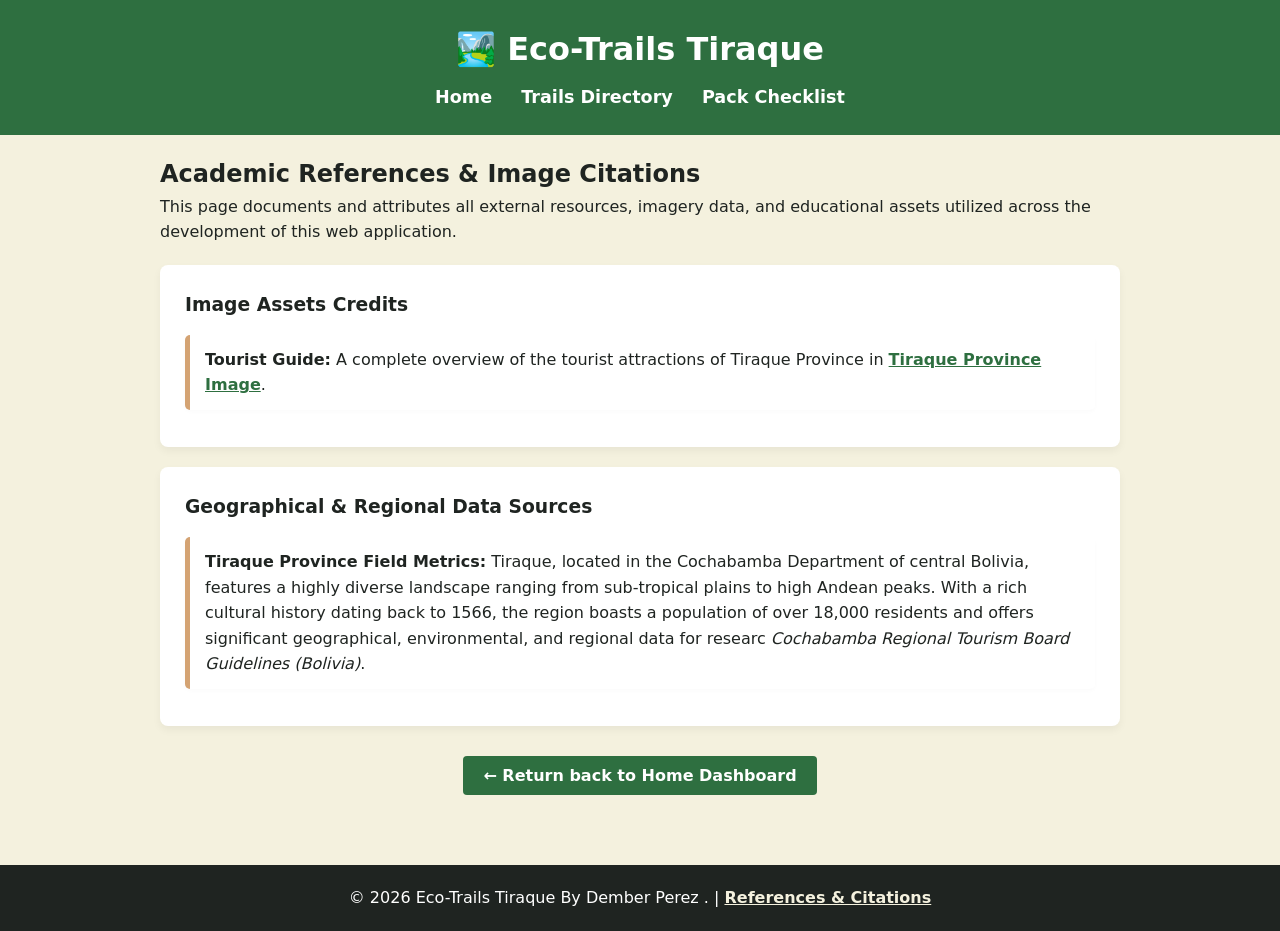
<file: finalproject/references.html>
<!DOCTYPE html>
<html lang="en">
<head>
  <meta charset="UTF-8">
  <meta name="viewport" content="width=device-width, initial-scale=1.0">
  <meta name="description" content="Citations, image sources, and project data references utilized for the Eco-Trails Tiraque web development profile.">
  <meta name="author" content="Dember Perez">
  <title>References & Citations - Eco-Trails Tiraque</title>
  <link rel="stylesheet" href="styles/large.css">

  <link rel="preconnect" href="https://fonts.googleapis.com">
    <link rel="preconnect" href="https://fonts.gstatic.com" crossorigin>
    <link href="https://fonts.googleapis.com/css2?family=Montserrat:ital,wght@0,100..900;1,100..900&family=Roboto:ital@0;1&display=swap" rel="stylesheet">
  
</head>
<body>
  <header>
    <h1>🏞️ Eco-Trails Tiraque</h1>
    <nav>
      <a href="index.html">Home</a>
      <a href="trails.html">Trails Directory</a>
      <a href="checklist.html">Pack Checklist</a>
    </nav>
  </header>

  <main>
    <h2>Academic References & Image Citations</h2>
    <p>This page documents and attributes all external resources, imagery data, and educational assets utilized across the development of this web application.</p>
    
    <div class="reference-section">
      <h3>Image Assets Credits</h3>
      <ul class="reference-list">
        <li>
          <strong>Tourist Guide:</strong> A complete overview of the tourist attractions of Tiraque Province in 
          <a href="images/provincia_tiraque.jpg" target="_blank" rel="noopener">Tiraque Province Image</a>.
        </li>
      </ul>
    </div>

    <div class="reference-section">
      <h3>Geographical & Regional Data Sources</h3>
      <ul class="reference-list">
        <li>
          <strong>Tiraque Province Field Metrics:</strong> Tiraque, located in the Cochabamba Department of central Bolivia, features a highly diverse landscape ranging from sub-tropical plains to high Andean peaks. With a rich cultural history dating back to 1566, the region boasts a population of over 18,000 residents and offers significant geographical, environmental, and regional data for researc 
          <em>Cochabamba Regional Tourism Board Guidelines (Bolivia)</em>.
        </li>
       
      </ul>
    </div>

    <div class="back-btn-container">
      <a href="index.html"><button type="button">← Return back to Home Dashboard</button></a>
    </div>
  </main>

  <footer>
    <p>&copy; 2026 Eco-Trails Tiraque By Dember Perez . | <a href="references.html">References & Citations</a></p>
  </footer>
</body>
</html>
</file>
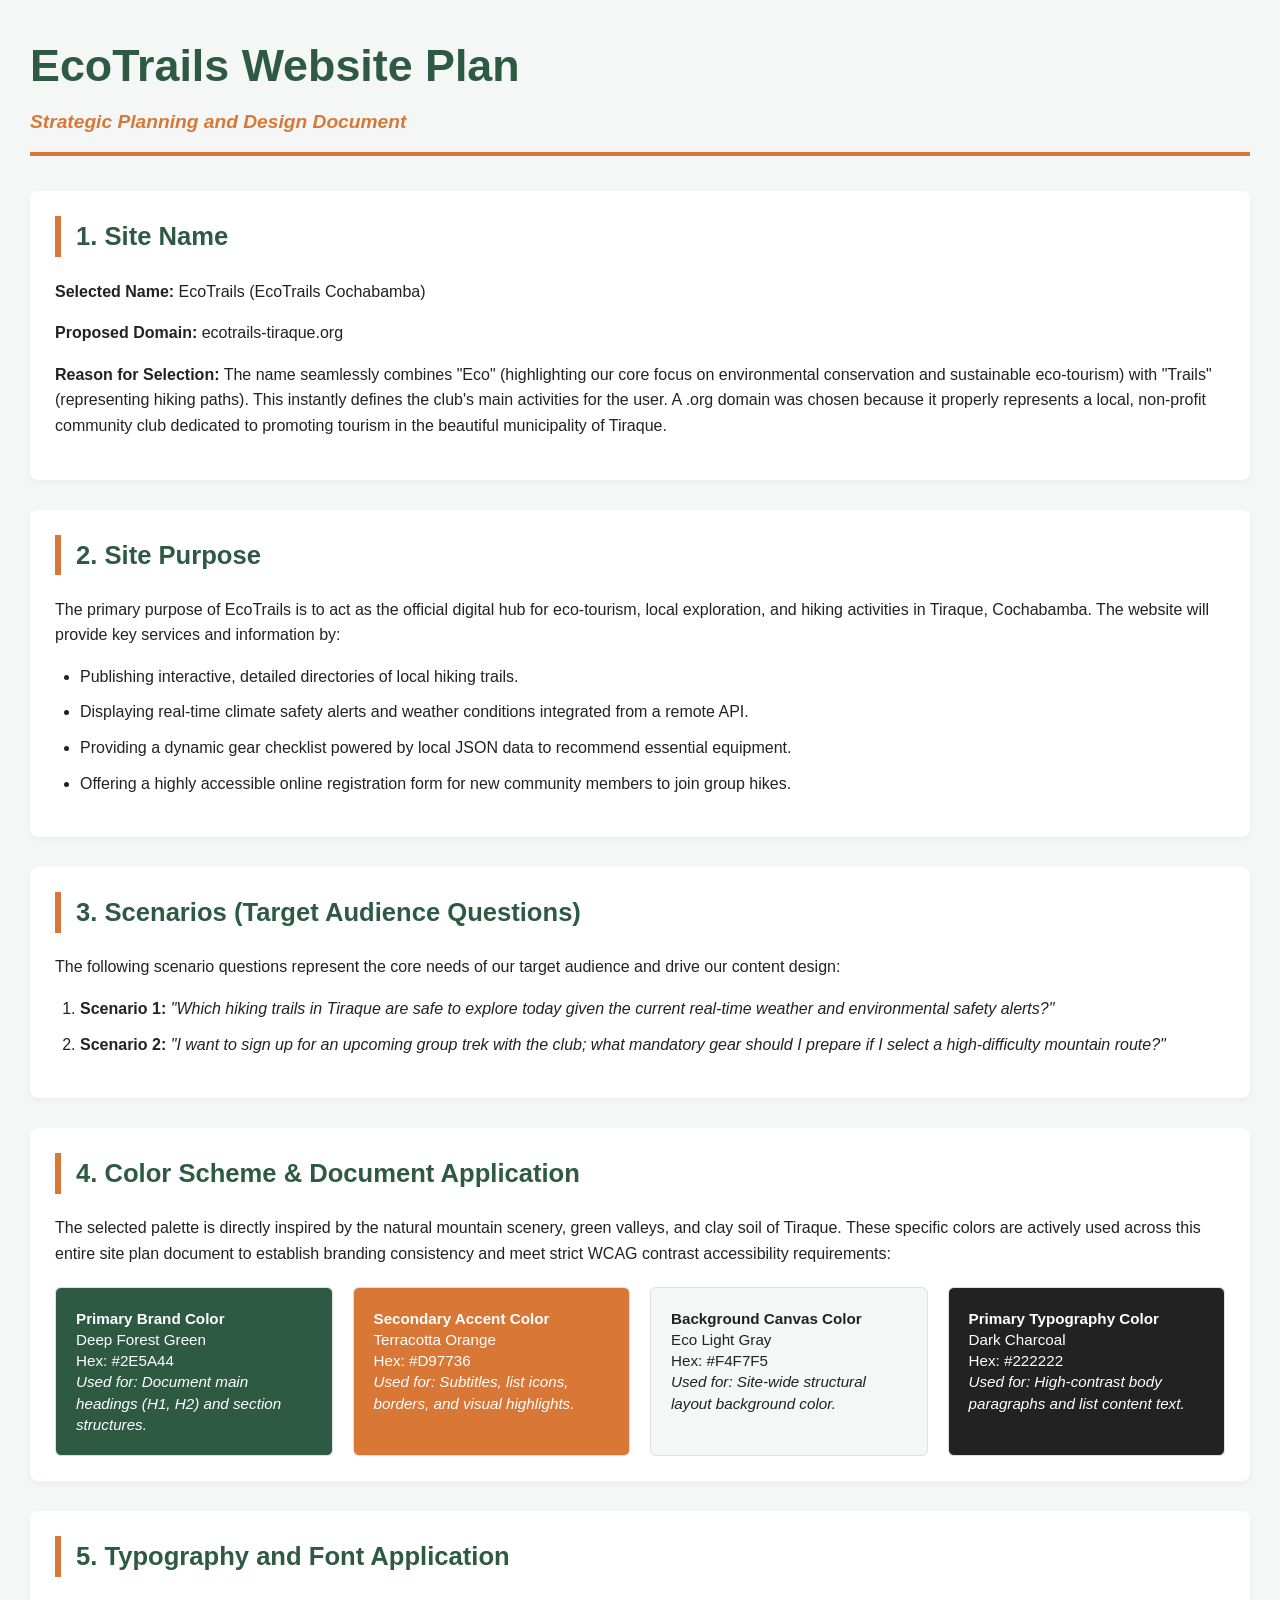
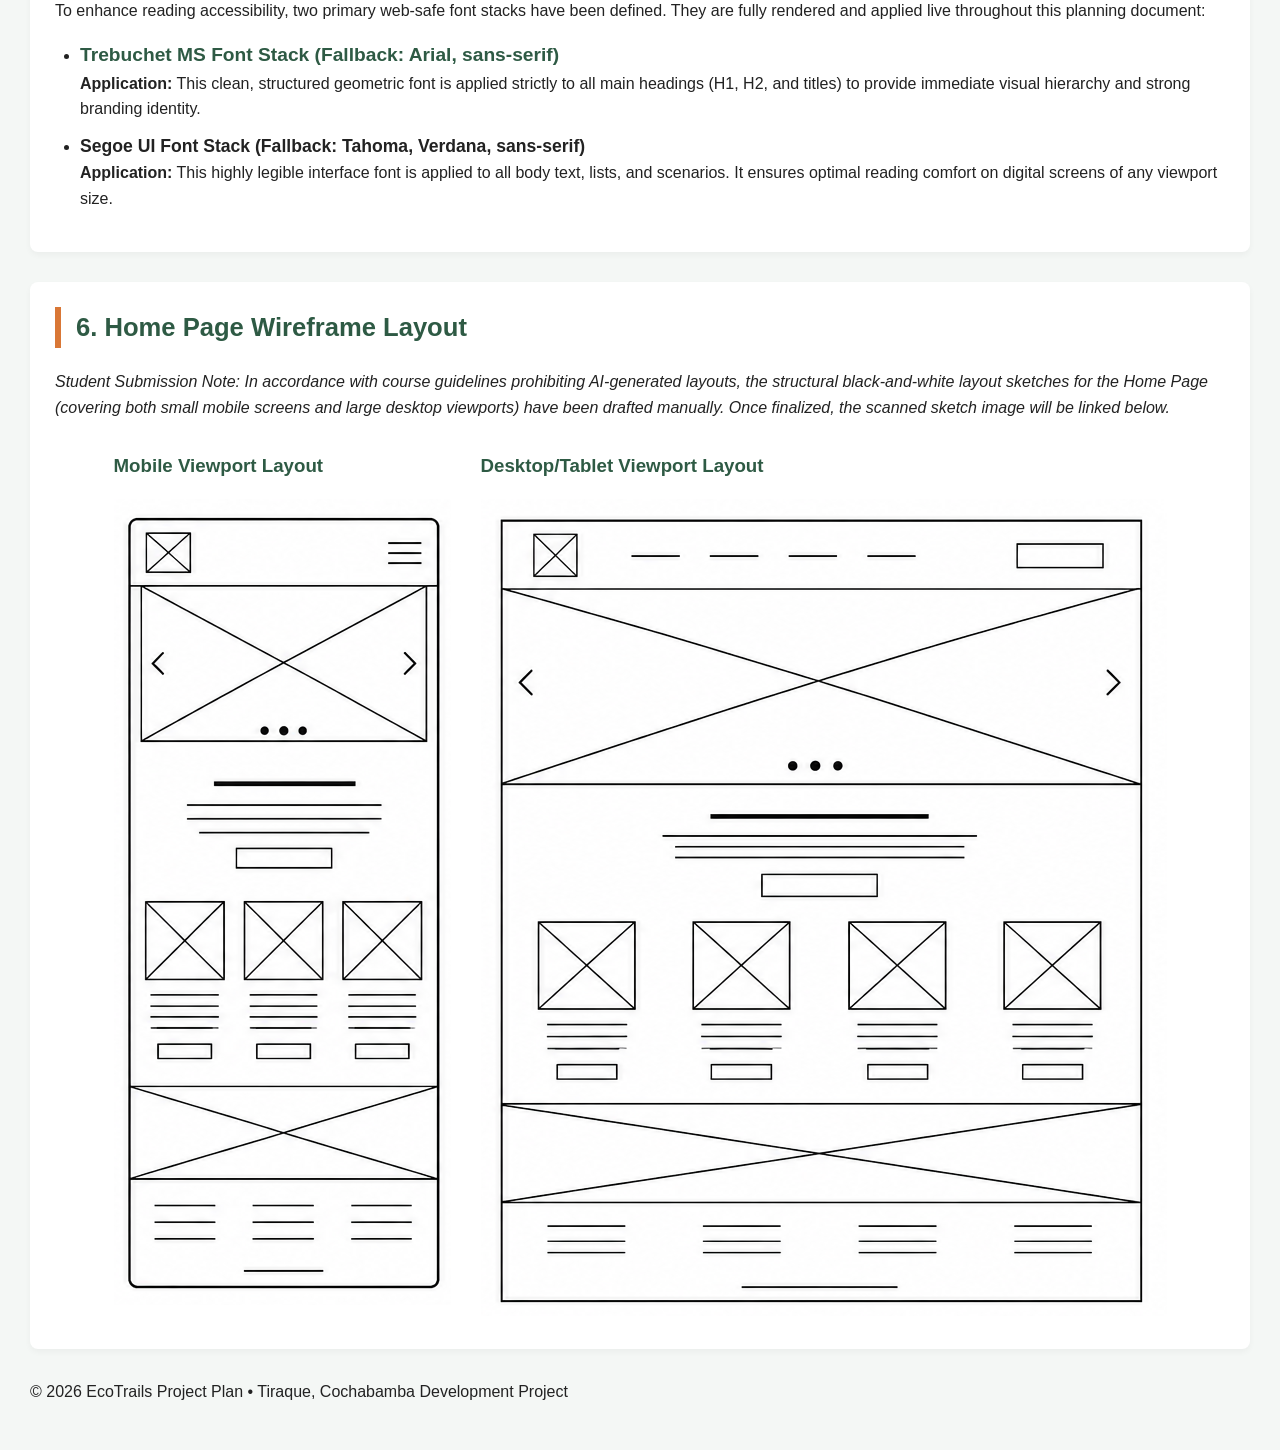
<file: finalproject/site-plan.html>
<!DOCTYPE html>
<html lang="en">
<head>
    <meta charset="UTF-8">
    <meta name="viewport" content="width=device-width, initial-scale=1.0">
    <title>EcoTrails - Individual Site Plan</title>
    
    <link rel="stylesheet" href="styles/base.css">
</head>
<body>

    <header>
        <h1>EcoTrails Website Plan</h1>
        <p class="subtitle">Strategic Planning and Design Document</p>
    </header>

    <main>
        
        <section id="site-name">
            <h2>1. Site Name</h2>
            <p><strong>Selected Name:</strong> EcoTrails (EcoTrails Cochabamba)</p>
            <p><strong>Proposed Domain:</strong> ecotrails-tiraque.org</p>
            <p><strong>Reason for Selection:</strong> The name seamlessly combines "Eco" (highlighting our core focus on environmental conservation and sustainable eco-tourism) with "Trails" (representing hiking paths). This instantly defines the club's main activities for the user. A .org domain was chosen because it properly represents a local, non-profit community club dedicated to promoting tourism in the beautiful municipality of Tiraque.</p>
        </section>

        
        <section id="site-purpose">
            <h2>2. Site Purpose</h2>
            <p>The primary purpose of EcoTrails is to act as the official digital hub for eco-tourism, local exploration, and hiking activities in Tiraque, Cochabamba. The website will provide key services and information by: </p>
            <ul>
                <li>Publishing interactive, detailed directories of local hiking trails.</li>
                <li>Displaying real-time climate safety alerts and weather conditions integrated from a remote API.</li>
                <li>Providing a dynamic gear checklist powered by local JSON data to recommend essential equipment.</li>
                <li>Offering a highly accessible online registration form for new community members to join group hikes.</li>
            </ul>
        </section>

        
        <section id="scenarios">
            <h2>3. Scenarios (Target Audience Questions)</h2>
            <p>The following scenario questions represent the core needs of our target audience and drive our content design:</p>
            <ol>
                <li><strong>Scenario 1:</strong> <em>"Which hiking trails in Tiraque are safe to explore today given the current real-time weather and environmental safety alerts?"</em></li>
                <li><strong>Scenario 2:</strong> <em>"I want to sign up for an upcoming group trek with the club; what mandatory gear should I prepare if I select a high-difficulty mountain route?"</em></li>
            </ol>
        </section>

        
        <section id="color-scheme">
            <h2>4. Color Scheme & Document Application</h2>
            <p>The selected palette is directly inspired by the natural mountain scenery, green valleys, and clay soil of Tiraque. These specific colors are actively used across this entire site plan document to establish branding consistency and meet strict WCAG contrast accessibility requirements:</p>
            
            <div class="color-palette">
                <div class="color-box primary-box">
                    <strong>Primary Brand Color</strong><br>
                    Deep Forest Green<br>
                    Hex: #2E5A44<br>
                    <em>Used for: Document main headings (H1, H2) and section structures.</em>
                </div>
                <div class="color-box secondary-box">
                    <strong>Secondary Accent Color</strong><br>
                    Terracotta Orange<br>
                    Hex: #D97736<br>
                    <em>Used for: Subtitles, list icons, borders, and visual highlights.</em>
                </div>
                <div class="color-box bg-box">
                    <strong>Background Canvas Color</strong><br>
                    Eco Light Gray<br>
                    Hex: #F4F7F5<br>
                    <em>Used for: Site-wide structural layout background color.</em>
                </div>
                <div class="color-box text-box">
                    <strong>Primary Typography Color</strong><br>
                    Dark Charcoal<br>
                    Hex: #222222<br>
                    <em>Used for: High-contrast body paragraphs and list content text.</em>
                </div>
            </div>
        </section>

        
        <section id="typography">
            <h2>5. Typography and Font Application</h2>
            <p>To enhance reading accessibility, two primary web-safe font stacks have been defined. They are fully rendered and applied live throughout this planning document:</p>
            <ul>
                <li>
                    <span class="font-sample-heading">Trebuchet MS Font Stack (Fallback: Arial, sans-serif)</span>
                    <br><strong>Application:</strong> This clean, structured geometric font is applied strictly to all main headings (H1, H2, and titles) to provide immediate visual hierarchy and strong branding identity.
                </li>
                <li>
                    <span class="font-sample-body">Segoe UI Font Stack (Fallback: Tahoma, Verdana, sans-serif)</span>
                    <br><strong>Application:</strong> This highly legible interface font is applied to all body text, lists, and scenarios. It ensures optimal reading comfort on digital screens of any viewport size.
                </li>
            </ul>
        </section>

                
        <section id="wireframe-plan">
            <h2>6. Home Page Wireframe Layout</h2>
            <p><em>Student Submission Note: In accordance with course guidelines prohibiting AI-generated layouts, the structural black-and-white layout sketches for the Home Page (covering both small mobile screens and large desktop viewports) have been drafted manually. Once finalized, the scanned sketch image will be linked below.</em></p>
            
            
            <div class="wireframe-gallery">
                
                
                <div class="wireframe-item">
                    <h3>Mobile Viewport Layout</h3>
                    <img src="images/small.png" alt="Mobile Viewport Sketch">
                </div>

                
                <div class="wireframe-item">
                    <h3>Desktop/Tablet Viewport Layout</h3>
                    <img src="images/large.png" alt="Desktop Viewport Sketch">
                </div>

            </div>
        </section>

    </main>

    <footer>
        <p>&copy; 2026 EcoTrails Project Plan &bull; Tiraque, Cochabamba Development Project</p>
    </footer>

</body>
</html>
</file>
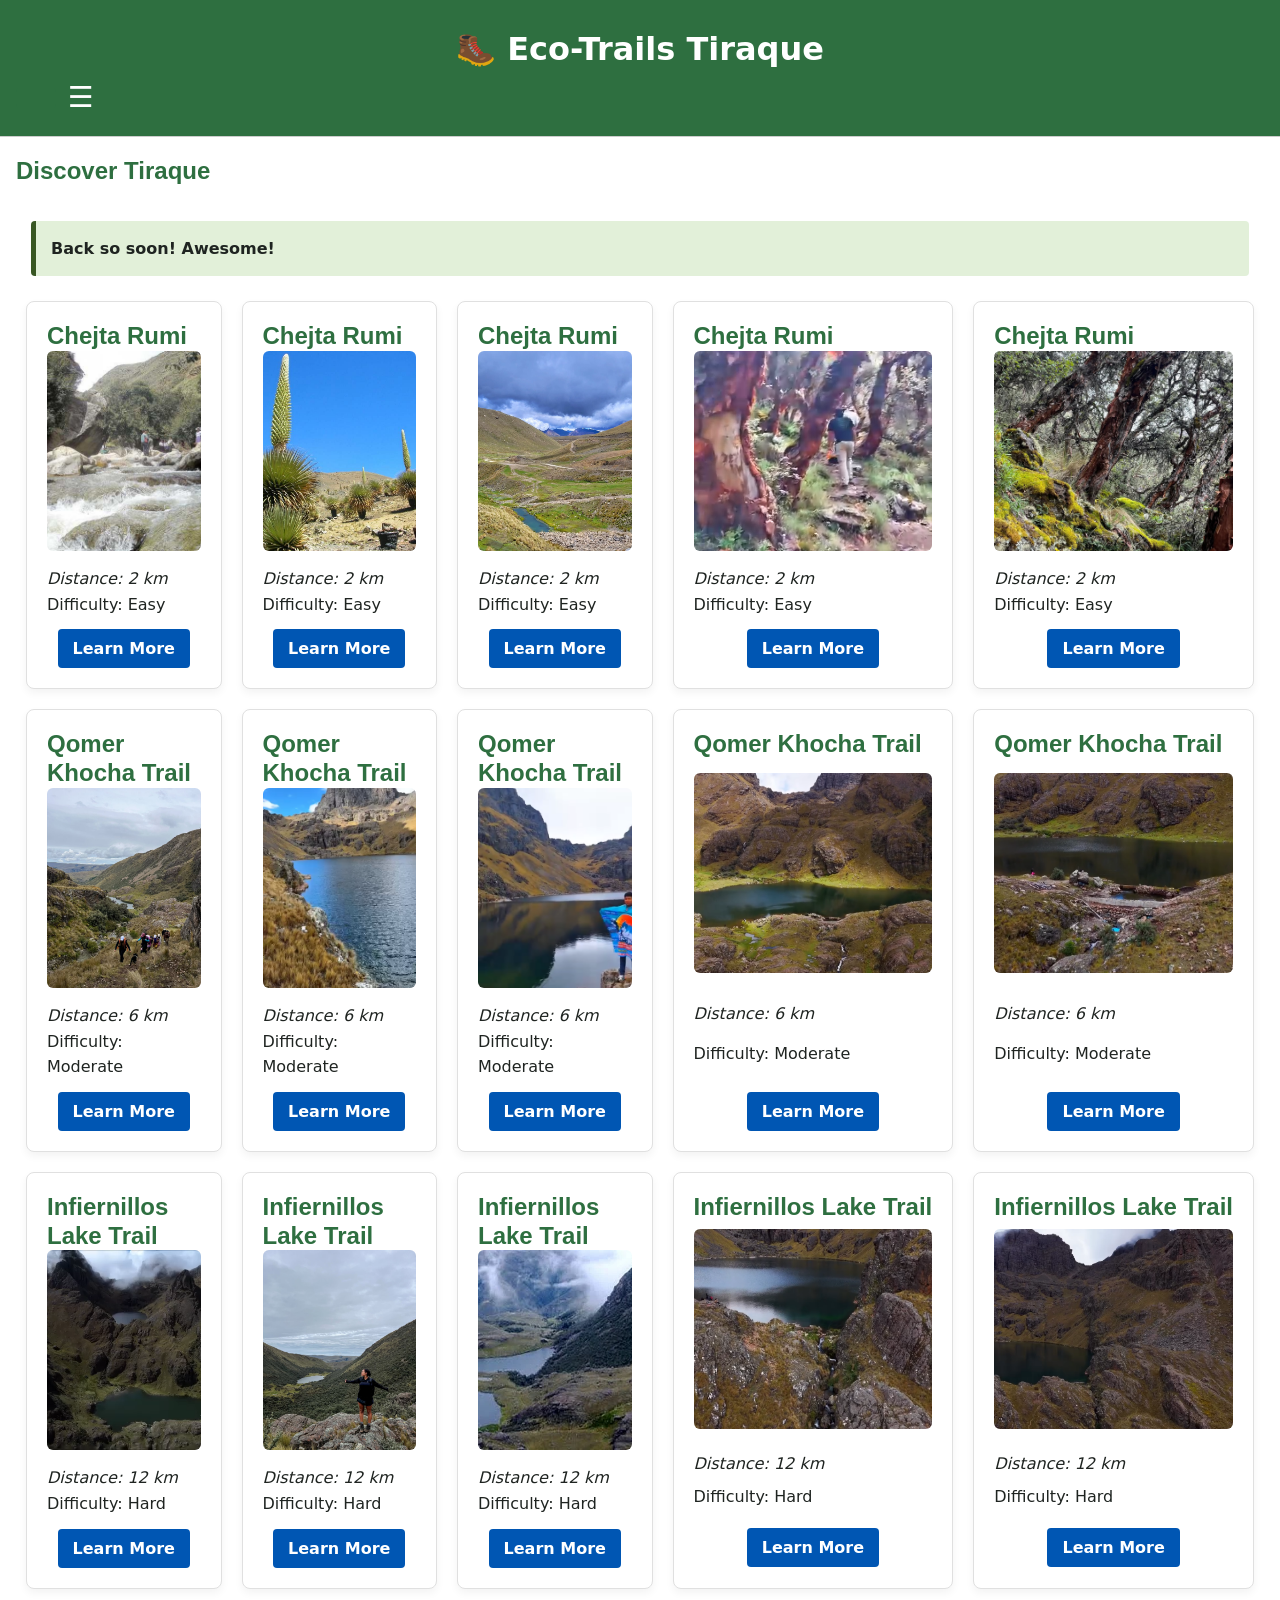
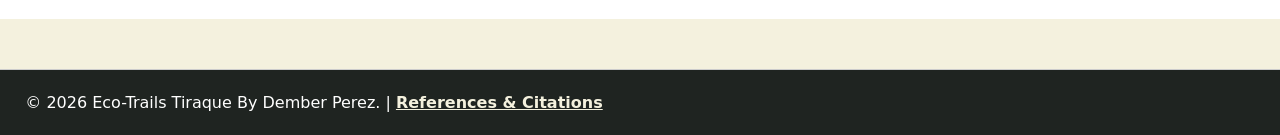
<file: finalproject/trails.html>
<!DOCTYPE html>
<html lang="en">
<head>
  <meta charset="UTF-8">
  <meta name="viewport" content="width=device-width, initial-scale=1.0">
  <meta name="description" content="Browse our complete directory of hiking trails and high-altitude lagoons in Tiraque. Filter routes by difficulty level.">
  <meta name="author" content="Dember Perez">
  <title>Trails Directory - Eco-Trails Tiraque</title>

  <!-- Favicon -->
    <link rel="icon" href="images/favicon.ico" type="image/x-icon">

    <!-- Open Graph / Facebook / WhatsApp -->
    <meta property="og:title" content="Trails Directory - Eco-Trails Tiraque">
    <meta property="og:description" content="Browse our complete directory of hiking trails and high-altitude lagoons in Tiraque. Filter routes by difficulty level.">
    <meta property="og:image" content="https://dember-byu.github.io/wdd231/finalproject/images/provincia_tiraque.jpg">
    <meta property="og:url" content="https://dember-byu.github.io/wdd231/finalproject/index.html">
    <meta property="og:type" content="website">

    <link rel="stylesheet" href="styles/small.css">
    
    <link rel="stylesheet" href="styles/larger.css" media="(min-width: 900px)">
    <script src="scripts/main.js" type="module"></script>
</head>
<body>
  <header>
    <h1>🥾 Eco-Trails Tiraque</h1>
        <!-- Botón hamburguesa para móviles -->
        <div class="header-controls">
                <button class="dark-mode-toggle" aria-label="Toggle Dark Mode"></button>
                <button id="menu-toggle" aria-label="Open Navigation Menu">☰</button>
            </div>
    <nav id="main-nav">
        <ul>
            <li><a href="index.html">Home</a></li>
            <li><a href="trails.html" class="active">Trails Directory</a></li>
            <li><a href="checklist.html">Pack Checklist</a></li>
        </ul>
    </nav>
  </header>

  <main>
        <h1 id="discover-title">Discover Tiraque</h1>


        <div id="visitor-message" class="visitor-message"></div>


        <div id="discover-grid-container" class="discover-grid">
    <!-- JavaScript will render the 8 cards here dynamically -->
    </main>

    <dialog id="trail-modal">
    <div class="modal-box">
      <button id="close-modal" aria-label="Close Modal">&times;</button>
      <div id="modal-body"></div>
    </div>
  </dialog>

    <footer>
    <p>&copy; 2026 Eco-Trails Tiraque By Dember Perez. | <a href="references.html">References & Citations</a></p>
  </footer>

</body>


</html>
</file>
<file: chamber/styles/small.css>
:root {
    --primary-color: #004D73;    
    --secondary-color: #1B5E20;  
    --bg-color: #F8F9FA;         
    --card-bg: #FFFFFF;          
    --text-color: #212529;       
    --heading-font: 'Montserrat', sans-serif;
    --body-font: 'Open Sans', sans-serif;
}

* {
    box-sizing: border-box;
    margin: 0;
    padding: 0;
}

body {
    font-family: var(--body-font);
    background-color: var(--bg-color);
    color: var(--text-color);
    overflow-x: hidden;
}

h2, h3, h4 {
    font-family: var(--heading-font);
    color: var(--primary-color);
    line-height: 1.2;
}

/* (HEADER) */
header {
    background-color: #E2E2E2; 
    padding: 0.75rem 1rem;
    border-bottom: 1px solid #CCCCCC;
}

.header-container {
    display: flex;
    justify-content: space-between;
    align-items: center;
    width: 100%;
}

.logo-area {
    display: flex;
    align-items: center;
    gap: 0.5rem;
}

.logo-area img {
    width: 35px;
    height: 35px;
}


.logo-area .header-site-title {
    font-family: var(--heading-font);
    font-size: 1.05rem;
    font-weight: 700;
    max-width: 160px; 
    color: var(--text-color); 
    line-height: 1.2;
}

.header-controls {
    display: flex;
    align-items: center;
    gap: 0.75rem;
}

#menu-toggle {
    background: none;
    border: none;
    font-size: 1.75rem;
    color: var(--text-color);
    cursor: pointer;
    padding: 0 0.25rem;
}

#main-nav {
    display: none; 
    width: 100%;
    background-color: #E2E2E2;
    padding: 0.5rem 0;
}

#main-nav.open {
    display: block; 
}

#main-nav ul {
    list-style: none;
    display: flex;
    flex-direction: column;
    width: 100%;
}

#main-nav ul li a {
    display: block;
    color: var(--text-color);
    text-decoration: none;
    font-weight: 600;
    padding: 0.75rem 1rem;
    text-align: center;
    border-top: 1px solid #CCCCCC;
}

#main-nav ul li a.active {
    background-color: var(--primary-color);
    color: #FFFFFF; 
}

#main-nav ul li a:hover {
    background-color: #D0D0D0;
}

/* PRINCIPAL (MAIN) */
main {
    padding: 1.25rem 1rem;
    background-color: var(--card-bg);
    min-height: 85vh;
    display: flex;
    flex-direction: column;
}


main h1 {
    font-family: var(--heading-font);
    color: var(--primary-color);
    font-size: 1.5rem; 
    margin-bottom: 1.25rem;
    font-weight: bold;
    line-height: 1.2;
}


.view-controls {
    display: flex;
    justify-content: flex-start;
    gap: 1rem;
    margin-bottom: 1.5rem;
    padding-left: 0.5rem;
}

.view-controls button {
    background-color: #E2E2E2;
    color: var(--text-color);
    border: 1px solid #999999;
    padding: 0.5rem 1.75rem;
    font-size: 0.95rem;
    cursor: pointer;
    border-radius: 2px;
    font-weight: 500;
}

.view-controls button.active {
    background-color: var(--primary-color);
    color: #FFFFFF;
    border-color: var(--primary-color);
}


.grid-view {
    display: flex;
    flex-direction: column;
    gap: 1.25rem;
    padding: 1rem;
}

.grid-view .member-card {
    background-color: #ffffff;
    border: 1px solid #e0e0e0;
    border-radius: 6px;
    padding: 1.5rem 1rem;
    display: flex;
    flex-direction: column;
    align-items: center;
    text-align: center;
    box-shadow: 0 2px 6px rgba(0,0,0,0.04);
}

.grid-view .card-logo-area {
    height: 80px;
    display: flex;
    align-items: center;
    justify-content: center;
    margin-bottom: 1rem;
}

.grid-view .card-logo-area img {
    max-width: 140px;
    max-height: 70px;
    object-fit: contain;
}

.grid-view .card-info-area {
    display: flex;
    flex-direction: column;
    gap: 0.3rem;
}

.grid-view .address-text,
.grid-view .phone-text,
.grid-view .url-text a {
    font-size: 0.85rem;
}


.list-view {
    display: flex;
    flex-direction: column;
    gap: 0.75rem;
}

.list-view .member-card {
    background-color: var(--card-bg);
    border: 1px solid #CCCCCC;
    padding: 1rem;
    border-radius: 4px;
    text-align: left;
}

.list-view .member-card img,
.list-view .member-card .tagline {
    display: none !important; 
}

.list-view .member-card h3 {
    font-size: 1.2rem;
    margin-bottom: 0.5rem;
}

.list-view .member-wrapper {
    display: block; 
}

.list-view .info-text {
    font-size: 0.9rem;
    line-height: 1.4;
}

.list-view .info-text p {
    margin-bottom: 0.25rem;
}

.list-view .info-text strong {
    display: inline-block;
    width: 80px;
}

.list-view .info-text a {
    color: var(--primary-color);
    font-weight: 600;
}


footer {
    background-color: #e2e2e2;
    padding: 1.5rem 1rem;
    border-top: 1px solid #cccccc;
    display: flex;
    flex-direction: column;
    align-items: center; 
    text-align: center;  
    gap: 1.5rem;         
}

.footer-left p {
    margin-bottom: 0.2rem;
    font-size: 0.85rem;
}

.footer-socials {
    display: flex;
    justify-content: center;
    gap: 1rem;
}

.footer-socials img {
    width: 38px;
    height: 38px;
}

.footer-right {
    width: 100%;
    border-top: 1px solid #b5b5b5; 
    padding-top: 1rem;
    font-size: 0.85rem;
    line-height: 1.4;
}



.hero-image {
    width: 100%;
    height: auto;
    display: block;
    object-fit: cover;
}

.hero-cta {
    padding: 1.5rem;
    background-color: rgba(0, 0, 0, 0.7);
    color: white;
    text-align: center;
}

.cta-button {
    display: inline-block;
    margin-top: 1rem;
    padding: 0.75rem 1.5rem;
    background-color: #0066cc;
    color: white;
    text-decoration: none;
    border-radius: 5px;
    font-weight: bold;
}

.events-card, .weather-card, .spotlight-section {
    background-color: #ffffff;
    padding: 1.5rem;
    border-radius: 8px;
    box-shadow: 0 2px 5px rgba(0,0,0,0.1);
}


.visually-hidden {
    position: absolute;
    width: 1px;
    height: 1px;
    padding: 0;
    margin: -1px;
    overflow: hidden;
    clip: rect(0, 0, 0, 0);
    border: 0;
}


form label {
    display: flex;
    flex-direction: column;
    margin-bottom: 1.2rem;
    font-family: 'Roboto', sans-serif;
}

form label span {
    font-weight: bold;
    margin-bottom: 0.4rem;
}

form input[type="text"],
form input[type="email"],
form input[type="tel"],
form select,
form textarea {
    padding: 0.8rem;
    border: 1px solid #ccc;
    border-radius: 4px;
    font-size: 1rem;
}

.submit-btn {
    background-color: #003366; 
    color: white;
    padding: 1rem;
    border: none;
    border-radius: 4px;
    font-weight: bold;
    cursor: pointer;
}


.membership-cards {
    display: grid;
    grid-template-columns: 1fr;
    gap: 1rem;
}

.tier-card {
    padding: 1.5rem;
    border-radius: 6px;
    border-left: 6px solid #ccc;
    box-shadow: 0 2px 5px rgba(0,0,0,0.1);
    background-color: #fcfcfc;
}


@keyframes cardIntroAnimation {
    from {
        opacity: 0;
        transform: translateY(20px);
    }
    to {
        opacity: 1;
        transform: translateY(0);
    }
}

.animate-card {
    animation: cardIntroAnimation 0.8s ease-out forwards;
}


dialog {
    border: none;
    border-radius: 8px;
    box-shadow: 0 4px 15px rgba(0,0,0,0.2);
    padding: 2rem;
    max-width: 500px;
}
dialog::backdrop {
    background: rgba(0, 0, 0, 0.6);
}


/* --- MOBILE --- */
.join-container {
    padding: 1rem;
    max-width: 1200px;
    margin: 0 auto;
}

.page-title {
    font-size: 2.5rem;
    margin-bottom: 1.5rem;
}


.form-section h2, 
.cards-section h2 {
    font-size: 1.6rem;
    margin-bottom: 1.5rem;
}

/* form*/


.field-label {
    font-size: 0.9rem;
    margin-bottom: 0.3rem;
}


.tier-title {
    font-size: 1.2rem;
    margin: 0;
}


.open-modal-btn {
    padding: 0.4rem 1.2rem;
    border: 1px solid #777;
    border-radius: 4px;
    background-color: #ffffff;
    color: #000000;
    cursor: pointer;
    font-size: 0.9rem;
    box-shadow: 0 2px 4px rgba(0,0,0,0.1);
}


@keyframes fadeInUp {
    from {
        opacity: 0;
        transform: translateY(15px);
    }
    to {
        opacity: 1;
        transform: translateY(0);
    }
}



@media (max-width: 899px) {
    #main-nav ul {
        display: none;
        flex-direction: column;
        list-style: none;
        padding: 0;
        margin: 0;
    }


    #main-nav.open ul {
        display: flex;
    }
}


/* ==========================================================================
   MOBILE / SMALL SCREENS (320px to 640px)
   ========================================================================== */
.discover-grid {
    display: grid;
    gap: 20px;
    padding: 10px;
    grid-template-columns: 1fr;

    grid-template-areas:
        "c1" "c2" "c3" "c4"
        "c5" "c6" "c7" "c8";
}


.card1 { grid-area: c1; }
.card2 { grid-area: c2; }
.card3 { grid-area: c3; }
.card4 { grid-area: c4; }
.card5 { grid-area: c5; }
.card6 { grid-area: c6; }
.card7 { grid-area: c7; }
.card8 { grid-area: c8; }

/* Base Card Styling */
.card {
    border: 1px solid #ccc;
    border-radius: 8px;
    padding: 15px;
    background-color: #fff;
    box-shadow: 0 2px 5px rgba(0,0,0,0.1);
}
.card figure {
    margin: 0;
    overflow: hidden; /* Essential to keep zoomed images from overflowing */
    border-radius: 4px;
}
.card img {
    width: 100%;
    height: auto;
    display: block;
}

/* Visitor Message Styling */
.visitor-message {
    background-color: #e2f0d9;
    border-left: 5px solid #385723;
    padding: 15px;
    margin: 15px;
    font-weight: bold;
    border-radius: 4px;
}

/* ==========================================================================
   TABLET / MEDIUM SCREENS (641px to 1024px)
   ========================================================================== */
@media (min-width: 641px) {
    .discover-grid {
        grid-template-columns: 1fr 1fr;

        grid-template-areas:
            "c1 c3"
            "c2 c4"
            "c5 c7"
            "c6 c8";
    }


    .card figure img {
        transition: transform 0.4s ease, filter 0.4s ease;
    }
    .card figure:hover img {
        transform: scale(1.08);
        filter: grayscale(30%) drop-shadow(0 4px 8px rgba(0,0,0,0.3));
    }
}

/* ==========================================================================
   DESKTOP / LARGE SCREENS (1025px and above)
   ========================================================================== */
@media (min-width: 1025px) {
    .discover-grid {
        grid-template-columns: 1fr 1fr 1fr;

        grid-template-areas:
            "c1 c2 c3"
            "c4 c5 c6"
            "c7 c8 c9";
    }
    
    .card figure img {
        transition: transform 0.3s ease, filter 0.3s ease;
    }

    .card figure img:hover {
        transform: scale(1.03);
        filter: brightness(1.08);
    }
}
</file>
<file: chamber/styles/larger.css>
@media (min-width: 900px) {

    .grid-view {
        display: grid;
        grid-template-columns: repeat(3, 1fr); 
        gap: 1.5rem;
        background-color: #f5f5f5;
        padding: 2rem;
    }

  
    .grid-view .member-card {
        background-color: #ffffff;
        border: 1px solid #e0e0e0;
        border-radius: 6px; 
        padding: 1.75rem 1.25rem;
        display: flex;
        flex-direction: column; 
        align-items: center;    
        text-align: center;     
        box-shadow: 0 4px 10px rgba(0, 0, 0, 0.05); 
        transition: transform 0.2s ease, box-shadow 0.2s ease;
    }


    .grid-view .member-card:hover {
        transform: translateY(-3px);
        box-shadow: 0 6px 15px rgba(0, 0, 0, 0.08);
    }


    .grid-view .card-logo-area {
        height: 90px; 
        display: flex;
        align-items: center;
        justify-content: center;
        margin-bottom: 1.25rem;
        width: 100%;
    }

    .grid-view .card-logo-area img {
        max-width: 160px;
        max-height: 80px;
        object-fit: contain; 
    }


    .grid-view .card-info-area {
        display: flex;
        flex-direction: column;
        gap: 0.4rem; 
        width: 100%;
    }

    .grid-view .card-info-area h3 {
        font-size: 1.15rem;
        font-weight: 700;
        color: #333333;
        margin-bottom: 0.25rem;
    }


    .grid-view .address-text {
        font-size: 0.85rem;
        color: #555555;
        line-height: 1.3;
    }

    .grid-view .phone-text {
        font-size: 0.85rem;
        color: #666666;
    }

    .grid-view .url-text a {
        font-size: 0.85rem;
        color: #005C8A;
        text-decoration: underline;
        word-break: break-all;
    }

    .url-text a:hover {
        color: #2E7D32;
    }
}


@media (min-width: 900px) {
    /* FOOTER */
    footer {
        display: grid;
        grid-template-columns: 1fr auto 1fr; 
        align-items: start;                  
        
        background-color: #e2e2e2;
        padding: 2.5rem 3rem;      
        border-top: 1px solid #cccccc;
        gap: 2rem;
    }

    .footer-left {
        text-align: left;
        line-height: 1.4;
        font-size: 0.9rem;
    }
    
    .footer-left strong {
        display: block;
        margin-bottom: 0.25rem;
        font-size: 0.95rem;
        color: #000000;
    }

    .footer-socials {
        display: flex;
        justify-content: center;
        align-items: center;
        gap: 1rem;
        margin-top: 0.5rem; 
    }

    .footer-socials img {
        width: 42px;
        height: 42px;
        transition: transform 0.2s ease;
    }

    .footer-socials img:hover {
        transform: scale(1.08); 
    }

    .footer-right {
        text-align: right;
        line-height: 1.4;
        font-size: 0.9rem;
    }

    .footer-right p {
        margin: 0 0 0.15rem 0;
    }
}

/*adding styles for the spotlight section */
.home-grid {
    display: grid;
    grid-template-columns: repeat(3, 1fr);
    gap: 20px;
    max-width: 1200px;
    margin: 0 auto;
}

.hero-section {
    grid-column: 1 / -1; 
}

.events-card {
    grid-column: 1 / 2;
}

.weather-card {
    grid-column: 2 / 3;
}

.spotlight-section {
    grid-column: 3 / 4;
}



.join-layout {
    display: grid;
    grid-template-columns: 3fr 2fr;
    gap: 3rem;
    align-items: start;
}


/* Asegura que todas las tarjetas se estiren uniformemente en la cuadrícula */
.discover-grid .card {
    display: flex;
    flex-direction: column;
    height: 100%; /* Obliga a igualar la altura de las tarjetas en la misma fila */
    box-sizing: border-box;
    justify-content: space-between; /* Empuja el botón "Learn More" siempre al fondo */
    background-color: #fff;
    border: 1px solid #e0e0e0;
    border-radius: 8px;
    padding: 20px;
}

/* Controla el espacio de la imagen */
.discover-grid .card figure {
    margin: 0 0 15px 0;
    width: 100%;
    height: 200px; /* Altura fija obligatoria para el contenedor de la imagen */
    overflow: hidden;
    border-radius: 6px;
    background-color: #f0f0f0; /* Color gris de fondo mientras carga la imagen */
}

.discover-grid .card figure img {
    width: 100%;
    height: 100%; /* Asegura que la imagen llene el contenedor */
    object-fit: cover; /* Recorta la imagen armónicamente sin deformarla */
    display: block;
    overflow: hidden;
    background-color: #eee;
}

.learn-more-btn {
    background-color: #0056b3; /* Usa los colores corporativos de tu Cámara */
    color: white;
    border: none;
    padding: 10px 15px;
    border-radius: 4px;
    cursor: pointer;
    font-weight: bold;
    align-self: center; /* Evita que el botón se estire a todo lo ancho */
    margin-top: 12px;
}

/* Solo para pantallas grandes */
@media (min-width: 1025px) {
    .card figure img {
        transition: transform 0.3s ease, filter 0.3s ease;
    }

    /* Ejemplo: Un leve zoom y aumento de brillo al pasar el mouse */
    .card figure img:hover {
        transform: scale(1.05);
        filter: brightness(1.1);
    }
}
</file>
<file: finalproject/styles/large.css>
:root {
  --primary: #2e6f40;
  --secondary: #d4a373;
  --dark: #1f2421;
  --light: #f4f1de;
}

* {
  box-sizing: border-box;
  margin: 0;
  padding: 0;
  font-family: 'Segoe UI', system-ui, sans-serif;
}

body {
  background-color: var(--light);
  color: var(--dark);
  line-height: 1.6;
}

header {
  background-color: var(--primary);
  color: white;
  padding: 1.5rem 1rem;
  text-align: center;
}

header h1 {
  margin-bottom: 0.5rem;
}

nav a {
  color: white;
  text-decoration: none;
  margin: 0 12px;
  font-weight: bold;
  font-size: 1.1rem;
}

nav a:hover {
  color: var(--secondary);
  text-decoration: underline;
}

main {
  padding: 20px;
  max-width: 1000px;
  margin: 0 auto;
}

.grid {
  display: grid;
  grid-template-columns: repeat(auto-fit, minmax(280px, 1fr));
  gap: 25px;
  margin-top: 20px;
  min-height: 400px;
}

.card {
  background: white;
  border: 1px solid #ddd;
  border-radius: 8px;
  overflow: hidden;
  box-shadow: 0 4px 8px rgba(0,0,0,0.05);
  transition: transform 0.2s ease;
}

.card:hover {
  transform: translateY(-4px);
}

.card img {
  width: 100%;
  height: 220px;
  object-fit: cover;
}

.card-content {
  padding: 18px;
}

.card-content h3 {
  margin-bottom: 8px;
  color: var(--primary);
}


.progress-container {
  background-color: #ddd;
  border-radius: 12px;
  margin: 20px 0;
  overflow: hidden;
}

#progress-bar {
  background-color: var(--primary);
  color: white;
  width: 0%;
  height: 28px;
  text-align: center;
  line-height: 28px;
  font-weight: bold;
  border-radius: 12px 0 0 12px;
  transition: width 0.4s cubic-bezier(0.4, 0, 0.2, 1);
}


form {
  display: flex;
  margin-bottom: 25px;
  gap: 10px;
}

input[type="text"] {
  flex: 1;
  padding: 10px 15px;
  border: 2px solid #ccc;
  border-radius: 4px;
  font-size: 1rem;
}

input[type="text"]:focus {
  border-color: var(--primary);
  outline: none;
}

button {
  background-color: var(--primary);
  color: white;
  border: none;
  padding: 10px 20px;
  cursor: pointer;
  border-radius: 4px;
  font-weight: bold;
  font-size: 1rem;
  transition: background 0.2s ease;
}

button:hover {
  background-color: #21502e;
}

.filter-buttons {
  display: flex;
  gap: 10px;
  flex-wrap: wrap;
  margin: 20px 0;
}

ul {
  list-style: none;
}

li {
  padding: 12px 15px;
  background: white;
  margin-bottom: 8px;
  border-radius: 5px;
  display: flex;
  align-items: center;
  border-left: 5px solid var(--primary);
  box-shadow: 0 2px 4px rgba(0,0,0,0.02);
}

li input[type="checkbox"] {
  transform: scale(1.3);
  margin-right: 15px;
  cursor: pointer;
}

li label {
  font-size: 1.1rem;
  cursor: pointer;
}

footer {
  background-color: var(--dark);
  color: white;
  text-align: center;
  padding: 20px;
  margin-top: 50px;
}

footer a {
  color: #f4f1de; 
  text-decoration: underline;
  font-weight: bold;
}

footer a:hover {
  text-decoration: underline;
  color: #d4a373; 
}


.reference-section {
    background: white;
    padding: 25px;
    border-radius: 8px;
    box-shadow: 0 4px 8px rgba(0,0,0,0.05);
    margin-top: 20px;
}
.reference-list {
    margin-top: 15px;
}
.reference-list li {
    border-left: 5px solid var(--secondary); 
    margin-bottom: 12px;
    display: block; 
}
.back-btn-container {
    margin-top: 30px;
    text-align: center;
}
#alert-banner {
  background-color: #b71c1c; 
  color: #ffffff; 
  padding: 15px;
  text-align: center;
  font-weight: bold;
  margin-bottom: 25px;
  border-radius: 6px;
  box-shadow: 0 2px 4px rgba(0,0,0,0.15);
}


a {
  color: #2e6f40; 
  text-decoration: underline; 
  font-weight: 600; 
}

a:hover {
  color: #d4a373; 
  text-decoration: none; 
}

#visit-counter {
  margin-top: 30px;
  font-weight: bold;
  color: var(--primary);
}
</file>
<file: styles/prophets.css>
body {
    font-family: 'Segoe UI', Roboto, Arial, sans-serif;
    margin: 0;
    padding: 0;
    background-color: #eaeaea; 
}

header {
    background-color: #ffffff;
    text-align: center;
    padding: 1rem;
}

header h1 {
    color: #4a4a8a; 
    font-family: "Georgia", serif;
    margin: 0;
}


main {
    max-width: 1200px;
    margin: 2rem auto;
    background-color: #d1d5db; 
    padding: 1.5rem;
    box-shadow: 0px 10px 25px rgba(0, 0, 0, 0.25); 
}


#cards {
    display: grid;
    grid-template-columns: repeat(auto-fit, minmax(250px, 1fr));
    gap: 1.5rem; 
}


section {
    background-color: #dbe2ef; 
    border: 1px solid #4a4a8a; 
    padding: 1.5rem;
    text-align: center;
    display: flex;
    flex-direction: column;
    align-items: center;
}

section h2 {
    color: #3f3f74;
    font-family: "Georgia", serif;
    margin: 0 0 0.5rem 0;
}

section p {
    font-size: 0.85rem;
    margin: 0.2rem 0;
    color: #222222;
}


section img {
    margin-top: 1rem;
    width: 100%;
    max-width: 200px;
    height: auto;
    border: 1px solid #4a4a8a;
    box-shadow: 4px 4px 10px rgba(0, 0, 0, 0.35);
}

footer {
    text-align: center;
    padding: 1.5rem;
    background-color: #ffffff;
    margin-top: 2rem;
}
</file>
<file: finalproject/styles/base.css>
/* ==========================================================================
   COLOR SCHEME DESIGN SYSTEM (Criteria 4 & 5)
   ========================================================================== */
:root {
    --primary-color: #2E5A44;   
    --secondary-color: #D97736; 
    --bg-light: #F4F7F5;        
    --text-dark: #222222;       
    --card-bg: #FFFFFF;        
}

/* ==========================================================================
   TYPOGRAPHY SYSTEM (Criterion 6)
   ========================================================================== */
body {
    font-family: 'Segoe UI', Tahoma, Geneva, Verdana, sans-serif; 
    line-height: 1.6;
    color: var(--text-dark);
    background-color: var(--bg-light);
    margin: 0;
    padding: 30px;
}

h1, h2, h3 {
    font-family: 'Trebuchet MS', 'Lucida Sans Unicode', 'Lucida Grande', 'Lucida Sans', Arial, sans-serif; 
    color: var(--primary-color);
    margin-top: 0;
}

/* ==========================================================================
   STRUCTURAL LAYOUT COMPONENTS (Criterion 8 - Valid CSS)
   ========================================================================== */
header {
    border-bottom: 4px solid var(--secondary-color);
    padding-bottom: 15px;
    margin-bottom: 35px;
}

header h1 {
    font-size: 2.8rem;
    margin-bottom: 5px;
}

.subtitle {
    font-style: italic;
    color: var(--secondary-color);
    margin: 0;
    font-size: 1.2rem;
    font-weight: bold;
}

section {
    background-color: var(--card-bg);
    padding: 25px;
    margin-bottom: 30px;
    border-radius: 8px;
    box-shadow: 0 3px 6px rgba(0, 0, 0, 0.04);
}

h2 {
    border-left: 6px solid var(--secondary-color);
    padding-left: 15px;
    font-size: 1.6rem;
}

ul, ol {
    padding-left: 25px;
}

li {
    margin-bottom: 10px;
}

/* ==========================================================================
   VISUAL PROOF SAMPLES (Displays Scheme & Type live in Document)
   ========================================================================== */
.color-palette {
    display: flex;
    gap: 20px;
    flex-wrap: wrap;
    margin-top: 20px;
}

.color-box {
    flex: 1;
    min-width: 200px;
    padding: 20px;
    border-radius: 6px;
    font-size: 0.95rem;
    line-height: 1.4;
    border: 1px solid #E0E0E0;
}

.primary-box { background-color: var(--primary-color); color: var(--card-bg); }
.secondary-box { background-color: var(--secondary-color); color: var(--card-bg); }
.bg-box { background-color: var(--bg-light); color: var(--text-dark); }
.text-box { background-color: var(--text-dark); color: var(--card-bg); }

.font-sample-heading {
    font-family: 'Trebuchet MS', sans-serif;
    font-size: 1.2rem;
    font-weight: bold;
    color: var(--primary-color);
}

.font-sample-body {
    font-family: 'Segoe UI', sans-serif;
    font-size: 1.1rem;
    font-weight: bold;
    color: var(--text-dark);
}

/* ==========================================================================
   WIREFRAME RESPONSIVE LAYOUT SYSTEM (Criterion 7)
   ========================================================================== */
.wireframe-placeholder {
    display: flex;
    gap: 20px;
    flex-wrap: wrap; 
    justify-content: center;
    margin-top: 20px;
}

.wireframe-placeholder img {
    flex: 1;
    min-width: 50px;   
    max-width: 100%;     
    height: auto;       
    border: 2px dashed var(--primary-color); 
    border-radius: 6px;
    box-sizing: border-box;
}

.wireframe-gallery {
    display: flex;
    gap: 30px;
    flex-wrap: wrap;
    justify-content: center; 
    align-items: flex-start;
    margin-top: 30px;
}


@media (max-width: 768px) {
    .wireframe-placeholder img {
        max-width: 100%;
    }
}
</file>
<file: finalproject/styles/small.css>
:root {
    --primary-color: #2e6f40;    
    --secondary-color: #d4a373;  
    --bg-color: #F8F9FA;         
    --card-bg: #FFFFFF;          
    --text-color: #212529;       
    --heading-font: 'Montserrat', sans-serif;
    --body-font: 'Open Sans', sans-serif;
}

* {
    box-sizing: border-box;
    margin: 0;
    padding: 0;
}

body {
    font-family: var(--body-font);
    background-color: var(--bg-color);
    color: var(--text-color);
    overflow-x: hidden;
}

h2, h3, h4 {
    font-family: var(--heading-font);
    color: var(--primary-color);
    line-height: 1.2;
}

/* (HEADER) */
header {
    background-color: #E2E2E2; 
    padding: 0.75rem 1rem;
    border-bottom: 1px solid #CCCCCC;
}

.header-container {
    display: flex;
    justify-content: space-between;
    align-items: center;
    width: 100%;
}

.logo-area {
    display: flex;
    align-items: center;
    gap: 0.5rem;
}

.logo-area img {
    width: 35px;
    height: 35px;
}


.logo-area .header-site-title {
    font-family: var(--heading-font);
    font-size: 1.05rem;
    font-weight: 700;
    max-width: 160px; 
    color: var(--text-color); 
    line-height: 1.2;
}

.header-controls {
    display: flex;
    align-items: center;
    gap: 0.75rem;
}

#menu-toggle {
    background: none;
    border: none;
    color: white;
    font-size: 1.8rem;
    cursor: pointer;
    padding: 0;
    margin: 0;
    align-items: center;
    line-height: 1; /* Evita que el símbolo ☰ cree espacio extra arriba o abajo */
}

#main-nav {
    display: none; 
    width: 100%;
    background-color: #E2E2E2;
    padding: 0.5rem 0;
}

#main-nav.open {
    display: block; 
}

#main-nav ul {
    list-style: none;
    display: flex;
    flex-direction: column;
    width: 100%;
}

#main-nav ul li a {
    display: block;
    color: var(--text-color);
    text-decoration: none;
    font-weight: 600;
    padding: 0.75rem 1rem;
    text-align: center;
    border-top: 1px solid #CCCCCC;
}

#main-nav ul li a.active {
    background-color: var(--primary-color);
    color: #FFFFFF; 
}

#main-nav ul li a:hover {
    background-color: #D0D0D0;
}

/* PRINCIPAL (MAIN) */
main {
    padding: 1.25rem 1rem;
    background-color: var(--card-bg);
    min-height: 85vh;
    display: flex;
    flex-direction: column;
}


main h1 {
    font-family: var(--heading-font);
    color: var(--primary-color);
    font-size: 1.5rem; 
    margin-bottom: 1.25rem;
    font-weight: bold;
    line-height: 1.2;
}


.view-controls {
    display: flex;
    justify-content: flex-start;
    gap: 1rem;
    margin-bottom: 1.5rem;
    padding-left: 0.5rem;
}

.view-controls button {
    background-color: #E2E2E2;
    color: var(--text-color);
    border: 1px solid #999999;
    padding: 0.5rem 1.75rem;
    font-size: 0.95rem;
    cursor: pointer;
    border-radius: 2px;
    font-weight: 500;
}

.view-controls button.active {
    background-color: var(--primary-color);
    color: #FFFFFF;
    border-color: var(--primary-color);
}


.grid-view {
    display: flex;
    flex-direction: column;
    gap: 1.25rem;
    padding: 1rem;
}

.grid-view .member-card {
    background-color: #ffffff;
    border: 1px solid #e0e0e0;
    border-radius: 6px;
    padding: 1.5rem 1rem;
    display: flex;
    flex-direction: column;
    align-items: center;
    text-align: center;
    box-shadow: 0 2px 6px rgba(0,0,0,0.04);
}

.grid-view .card-logo-area {
    height: 80px;
    display: flex;
    align-items: center;
    justify-content: center;
    margin-bottom: 1rem;
}

.grid-view .card-logo-area img {
    max-width: 140px;
    max-height: 70px;
    object-fit: contain;
}

.grid-view .card-info-area {
    display: flex;
    flex-direction: column;
    gap: 0.3rem;
}

.grid-view .address-text,
.grid-view .phone-text,
.grid-view .url-text a {
    font-size: 0.85rem;
}


.list-view {
    display: flex;
    flex-direction: column;
    gap: 0.75rem;
}

.list-view .member-card {
    background-color: var(--card-bg);
    border: 1px solid #CCCCCC;
    padding: 1rem;
    border-radius: 4px;
    text-align: left;
}

.list-view .member-card img,
.list-view .member-card .tagline {
    display: none !important; 
}

.list-view .member-card h3 {
    font-size: 1.2rem;
    margin-bottom: 0.5rem;
}

.list-view .member-wrapper {
    display: block; 
}

.list-view .info-text {
    font-size: 0.9rem;
    line-height: 1.4;
}

.list-view .info-text p {
    margin-bottom: 0.25rem;
}

.list-view .info-text strong {
    display: inline-block;
    width: 80px;
}

.list-view .info-text a {
    color: var(--primary-color);
    font-weight: 600;
}


footer {
    background-color: #e2e2e2;
    padding: 1.5rem 1rem;
    border-top: 1px solid #cccccc;
    display: flex;
    flex-direction: column;
    align-items: center; 
    text-align: center;  
    gap: 1.5rem;         
}

.footer-left p {
    margin-bottom: 0.2rem;
    font-size: 0.85rem;
}

.footer-socials {
    display: flex;
    justify-content: center;
    gap: 1rem;
}

.footer-socials img {
    width: 38px;
    height: 38px;
}

.footer-right {
    width: 100%;
    border-top: 1px solid #b5b5b5; 
    padding-top: 1rem;
    font-size: 0.85rem;
    line-height: 1.4;
}



.hero-image {
    width: 100%;
    height: auto;
    display: block;
    object-fit: cover;
}

.hero-cta {
    padding: 1.5rem;
    background-color: rgba(0, 0, 0, 0.7);
    color: white;
    text-align: center;
}

.cta-button {
    display: inline-block;
    margin-top: 1rem;
    padding: 0.75rem 1.5rem;
    background-color: #0066cc;
    color: white;
    text-decoration: none;
    border-radius: 5px;
    font-weight: bold;
}

.events-card, .weather-card, .spotlight-section {
    background-color: #ffffff;
    padding: 1.5rem;
    border-radius: 8px;
    box-shadow: 0 2px 5px rgba(0,0,0,0.1);
}


.visually-hidden {
    position: absolute;
    width: 1px;
    height: 1px;
    padding: 0;
    margin: -1px;
    overflow: hidden;
    clip: rect(0, 0, 0, 0);
    border: 0;
}


form label {
    display: flex;
    flex-direction: column;
    margin-bottom: 1.2rem;
    font-family: 'Roboto', sans-serif;
}

form label span {
    font-weight: bold;
    margin-bottom: 0.4rem;
}

form input[type="text"],
form input[type="email"],
form input[type="tel"],
form select,
form textarea {
    padding: 0.8rem;
    border: 1px solid #ccc;
    border-radius: 4px;
    font-size: 1rem;
}

.submit-btn {
    background-color: #003366; 
    color: white;
    padding: 1rem;
    border: none;
    border-radius: 4px;
    font-weight: bold;
    cursor: pointer;
}


.membership-cards {
    display: grid;
    grid-template-columns: 1fr;
    gap: 1rem;
}

.tier-card {
    padding: 1.5rem;
    border-radius: 6px;
    border-left: 6px solid #ccc;
    box-shadow: 0 2px 5px rgba(0,0,0,0.1);
    background-color: #fcfcfc;
}


@keyframes cardIntroAnimation {
    from {
        opacity: 0;
        transform: translateY(20px);
    }
    to {
        opacity: 1;
        transform: translateY(0);
    }
}

.animate-card {
    animation: cardIntroAnimation 0.8s ease-out forwards;
}


dialog {
    border: none;
    border-radius: 8px;
    box-shadow: 0 4px 15px rgba(0,0,0,0.2);
    padding: 2rem;
    max-width: 500px;
}
dialog::backdrop {
    background: rgba(0, 0, 0, 0.6);
}


/* --- MOBILE --- */
.join-container {
    padding: 1rem;
    max-width: 1200px;
    margin: 0 auto;
}

.page-title {
    font-size: 2.5rem;
    margin-bottom: 1.5rem;
}


.form-section h2, 
.cards-section h2 {
    font-size: 1.6rem;
    margin-bottom: 1.5rem;
}

/* form*/


.field-label {
    font-size: 0.9rem;
    margin-bottom: 0.3rem;
}


.tier-title {
    font-size: 1.2rem;
    margin: 0;
}


.open-modal-btn {
    padding: 0.4rem 1.2rem;
    border: 1px solid #777;
    border-radius: 4px;
    background-color: #ffffff;
    color: #000000;
    cursor: pointer;
    font-size: 0.9rem;
    box-shadow: 0 2px 4px rgba(0,0,0,0.1);
}


@keyframes fadeInUp {
    from {
        opacity: 0;
        transform: translateY(15px);
    }
    to {
        opacity: 1;
        transform: translateY(0);
    }
}



@media (max-width: 899px) {
    #main-nav ul {
        display: none;
        flex-direction: column;
        list-style: none;
        padding: 0;
        margin: 0;
    }


    #main-nav.open ul {
        display: flex;
    }
}


/* ==========================================================================
   MOBILE / SMALL SCREENS (320px to 640px)
   ========================================================================== */
.discover-grid {
    display: grid;
    gap: 20px;
    padding: 10px;
    grid-template-columns: 1fr;

    grid-template-areas:
        "c1" "c2" "c3" "c4"
        "c5" "c6" "c7" "c8";
}


.card1 { grid-area: c1; }
.card2 { grid-area: c2; }
.card3 { grid-area: c3; }
.card4 { grid-area: c4; }
.card5 { grid-area: c5; }
.card6 { grid-area: c6; }
.card7 { grid-area: c7; }
.card8 { grid-area: c8; }

/* Base Card Styling */
.card {
    border: 1px solid #ccc;
    border-radius: 8px;
    padding: 15px;
    background-color: #fff;
    box-shadow: 0 2px 5px rgba(0,0,0,0.1);
}
.card figure {
    margin: 0;
    overflow: hidden; /* Essential to keep zoomed images from overflowing */
    border-radius: 4px;
}
.card img {
    width: 100%;
    height: auto;
    display: block;
}

/* Visitor Message Styling */
.visitor-message {
    background-color: #e2f0d9;
    border-left: 5px solid #385723;
    padding: 15px;
    margin: 15px;
    font-weight: bold;
    border-radius: 4px;
}

/* ==========================================================================
   TABLET / MEDIUM SCREENS (641px to 1024px)
   ========================================================================== */
@media (min-width: 641px) {
    .discover-grid {
        grid-template-columns: 1fr 1fr;

        grid-template-areas:
            "c1 c3"
            "c2 c4"
            "c5 c7"
            "c6 c8";
    }


    .card figure img {
        transition: transform 0.4s ease, filter 0.4s ease;
    }
    .card figure:hover img {
        transform: scale(1.08);
        filter: grayscale(30%) drop-shadow(0 4px 8px rgba(0,0,0,0.3));
    }
}

/* ==========================================================================
   DESKTOP / LARGE SCREENS (1025px and above)
   ========================================================================== */
@media (min-width: 1025px) {
    .discover-grid {
        grid-template-columns: 1fr 1fr 1fr;

        grid-template-areas:
            "c1 c2 c3 c4 c5"
            "c6 c7 c8 c9 c10"
            "c11 c12 c13 c14 c15";
    }
    
    .card figure img {
        transition: transform 0.3s ease, filter 0.3s ease;
    }

    .card figure img:hover {
        transform: scale(1.03);
        filter: brightness(1.08);
    }
}
</file>
<file: finalproject/styles/larger.css>
:root {
  --primary: #2e6f40;
  --secondary: #d4a373;
  --dark: #1f2421;
  --light: #f4f1de;
}

* {
  box-sizing: border-box;
  margin: 0;
  padding: 0;
  font-family: 'Segoe UI', system-ui, sans-serif;
}

body {
  background-color: var(--light);
  color: var(--dark);
  line-height: 1.6;
}

header {
  background-color: var(--primary);
  color: white;
  padding: 1.5rem 1rem;
  text-align: center;
}

header h1 {
  margin-bottom: 0.5rem;
}

nav a {
  color: white;
  text-decoration: none;
  margin: 0 12px;
  font-weight: bold;
  font-size: 1.1rem;
}

nav a:hover {
  color: var(--secondary);
  text-decoration: underline;
}


.grid {
  display: grid;
  grid-template-columns: repeat(auto-fit, minmax(280px, 1fr));
  gap: 25px;
  margin-top: 20px;
  min-height: 400px;
}

.card {
  background: white;
  border: 1px solid #ddd;
  border-radius: 8px;
  overflow: hidden;
  box-shadow: 0 4px 8px rgba(0,0,0,0.05);
  transition: transform 0.2s ease;
}

.card:hover {
  transform: translateY(-4px);
}

.card img {
  width: 100%;
  height: 220px;
  object-fit: cover;
}

.card-content {
  padding: 18px;
}

.card-content h3 {
  margin-bottom: 8px;
  color: var(--primary);
}


.progress-container {
  background-color: #ddd;
  border-radius: 12px;
  margin: 20px 0;
  overflow: hidden;
}

#progress-bar {
  background-color: var(--primary);
  color: white;
  width: 0%;
  height: 28px;
  text-align: center;
  line-height: 28px;
  font-weight: bold;
  border-radius: 12px 0 0 12px;
  transition: width 0.4s cubic-bezier(0.4, 0, 0.2, 1);
}


form {
  display: flex;
  margin-bottom: 25px;
  gap: 10px;
}

input[type="text"] {
  flex: 1;
  padding: 10px 15px;
  border: 2px solid #ccc;
  border-radius: 4px;
  font-size: 1rem;
}

input[type="text"]:focus {
  border-color: var(--primary);
  outline: none;
}

button {
  background-color: var(--primary);
  color: white;
  border: none;
  padding: 10px 20px;
  cursor: pointer;
  border-radius: 4px;
  font-weight: bold;
  font-size: 1rem;
  transition: background 0.2s ease;
}

button:hover {
  background-color: #21502e;
}

.filter-buttons {
  display: flex;
  gap: 10px;
  flex-wrap: wrap;
  margin: 20px 0;
}

ul {
  list-style: none;
}

li {
  padding: 12px 15px;
  background: white;
  margin-bottom: 8px;
  border-radius: 5px;
  display: flex;
  align-items: center;
  border-left: 5px solid var(--primary);
  box-shadow: 0 2px 4px rgba(0,0,0,0.02);
}

li input[type="checkbox"] {
  transform: scale(1.3);
  margin-right: 15px;
  cursor: pointer;
}

li label {
  font-size: 1.1rem;
  cursor: pointer;
}

footer {
  background-color: var(--dark);
  color: white;
  text-align: center;
  padding: 20px;
  margin-top: 50px;
}

footer a {
  color: #f4f1de; 
  text-decoration: underline;
  font-weight: bold;
}

footer a:hover {
  text-decoration: underline;
  color: #d4a373; 
}


.reference-section {
    background: white;
    padding: 25px;
    border-radius: 8px;
    box-shadow: 0 4px 8px rgba(0,0,0,0.05);
    margin-top: 20px;
}
.reference-list {
    margin-top: 15px;
}
.reference-list li {
    border-left: 5px solid var(--secondary); 
    margin-bottom: 12px;
    display: block; 
}
.back-btn-container {
    margin-top: 30px;
    text-align: center;
}
#alert-banner {
  background-color: #b71c1c; 
  color: #ffffff; 
  padding: 15px;
  text-align: center;
  font-weight: bold;
  margin-bottom: 25px;
  border-radius: 6px;
  box-shadow: 0 2px 4px rgba(0,0,0,0.15);
}


a {
  color: #2e6f40; 
  text-decoration: underline; 
  font-weight: 600; 
}

a:hover {
  color: #d4a373; 
  text-decoration: none; 
}

#visit-counter {
  margin-top: 30px;
  font-weight: bold;
  color: var(--primary);
}



@media (min-width: 900px) {

    .grid-view {
        display: grid;
        grid-template-columns: repeat(3, 1fr); 
        gap: 1.5rem;
        background-color: #f5f5f5;
        padding: 2rem;
    }

  
    .grid-view .member-card {
        background-color: #ffffff;
        border: 1px solid #e0e0e0;
        border-radius: 6px; 
        padding: 1.75rem 1.25rem;
        display: flex;
        flex-direction: column; 
        align-items: center;    
        text-align: center;     
        box-shadow: 0 4px 10px rgba(0, 0, 0, 0.05); 
        transition: transform 0.2s ease, box-shadow 0.2s ease;
    }


    .grid-view .member-card:hover {
        transform: translateY(-3px);
        box-shadow: 0 6px 15px rgba(0, 0, 0, 0.08);
    }


    .grid-view .card-logo-area {
        height: 90px; 
        display: flex;
        align-items: center;
        justify-content: center;
        margin-bottom: 1.25rem;
        width: 100%;
    }

    .grid-view .card-logo-area img {
        max-width: 160px;
        max-height: 80px;
        object-fit: contain; 
    }


    .grid-view .card-info-area {
        display: flex;
        flex-direction: column;
        gap: 0.4rem; 
        width: 100%;
    }

    .grid-view .card-info-area h3 {
        font-size: 1.15rem;
        font-weight: 700;
        color: #333333;
        margin-bottom: 0.25rem;
    }


    .grid-view .address-text {
        font-size: 0.85rem;
        color: #555555;
        line-height: 1.3;
    }

    .grid-view .phone-text {
        font-size: 0.85rem;
        color: #666666;
    }

    .grid-view .url-text a {
        font-size: 0.85rem;
        color: #005C8A;
        text-decoration: underline;
        word-break: break-all;
    }

    .url-text a:hover {
        color: #2E7D32;
    }
}


@media (min-width: 900px) {
    /* FOOTER */
    footer {
        display: grid;
        grid-template-columns: 1fr auto 1fr; 
        align-items: start;                  
        
        background-color: #e2e2e2;
        padding: 2.5rem 3rem;      
        border-top: 1px solid #cccccc;
        gap: 2rem;
    }

    .footer-left {
        text-align: left;
        line-height: 1.4;
        font-size: 0.9rem;
    }
    
    .footer-left strong {
        display: block;
        margin-bottom: 0.25rem;
        font-size: 0.95rem;
        color: #000000;
    }

    .footer-socials {
        display: flex;
        justify-content: center;
        align-items: center;
        gap: 1rem;
        margin-top: 0.5rem; 
    }

    .footer-socials img {
        width: 42px;
        height: 42px;
        transition: transform 0.2s ease;
    }

    .footer-socials img:hover {
        transform: scale(1.08); 
    }

    .footer-right {
        text-align: right;
        line-height: 1.4;
        font-size: 0.9rem;
    }

    .footer-right p {
        margin: 0 0 0.15rem 0;
    }
}

/*adding styles for the spotlight section */
.home-grid {
    display: grid;
    grid-template-columns: repeat(3, 1fr);
    gap: 20px;
    max-width: 1200px;
    margin: 0 auto;
}

.hero-section {
    grid-column: 1 / -1; 
}

.events-card {
    grid-column: 1 / 2;
}

.weather-card {
    grid-column: 2 / 3;
}

.spotlight-section {
    grid-column: 3 / 4;
}



.join-layout {
    display: grid;
    grid-template-columns: 3fr 2fr;
    gap: 3rem;
    align-items: start;
}


/* Asegura que todas las tarjetas se estiren uniformemente en la cuadrícula */
.discover-grid .card {
    display: flex;
    flex-direction: column;
    height: 100%; /* Obliga a igualar la altura de las tarjetas en la misma fila */
    box-sizing: border-box;
    justify-content: space-between; /* Empuja el botón "Learn More" siempre al fondo */
    background-color: #fff;
    border: 1px solid #e0e0e0;
    border-radius: 8px;
    padding: 20px;
}

/* Controla el espacio de la imagen */
.discover-grid .card figure {
    margin: 0 0 15px 0;
    width: 100%;
    height: 200px; /* Altura fija obligatoria para el contenedor de la imagen */
    overflow: hidden;
    border-radius: 6px;
    background-color: #f0f0f0; /* Color gris de fondo mientras carga la imagen */
}

.discover-grid .card figure img {
    width: 100%;
    height: 100%; /* Asegura que la imagen llene el contenedor */
    object-fit: cover; /* Recorta la imagen armónicamente sin deformarla */
    display: block;
    overflow: hidden;
    background-color: #eee;
}

.learn-more-btn {
    background-color: #0056b3; /* Usa los colores corporativos de tu Cámara */
    color: white;
    border: none;
    padding: 10px 15px;
    border-radius: 4px;
    cursor: pointer;
    font-weight: bold;
    align-self: center; /* Evita que el botón se estire a todo lo ancho */
    margin-top: 12px;
}

/* Solo para pantallas grandes */
@media (min-width: 1025px) {
    .card figure img {
        transition: transform 0.3s ease, filter 0.3s ease;
    }

    /* Ejemplo: Un leve zoom y aumento de brillo al pasar el mouse */
    .card figure img:hover {
        transform: scale(1.05);
        filter: brightness(1.1);
    }
}

footer {
  background-color: var(--dark);
  color: white;
  text-align: center;
  padding: 20px;
  margin-top: 50px;
}

footer a {
  color: #f4f1de; 
  text-decoration: underline;
  font-weight: bold;
  text-align: center;
}

footer a:hover {
  text-decoration: underline;
  color: #d4a373; 
  text-align: center;
}
</file>
